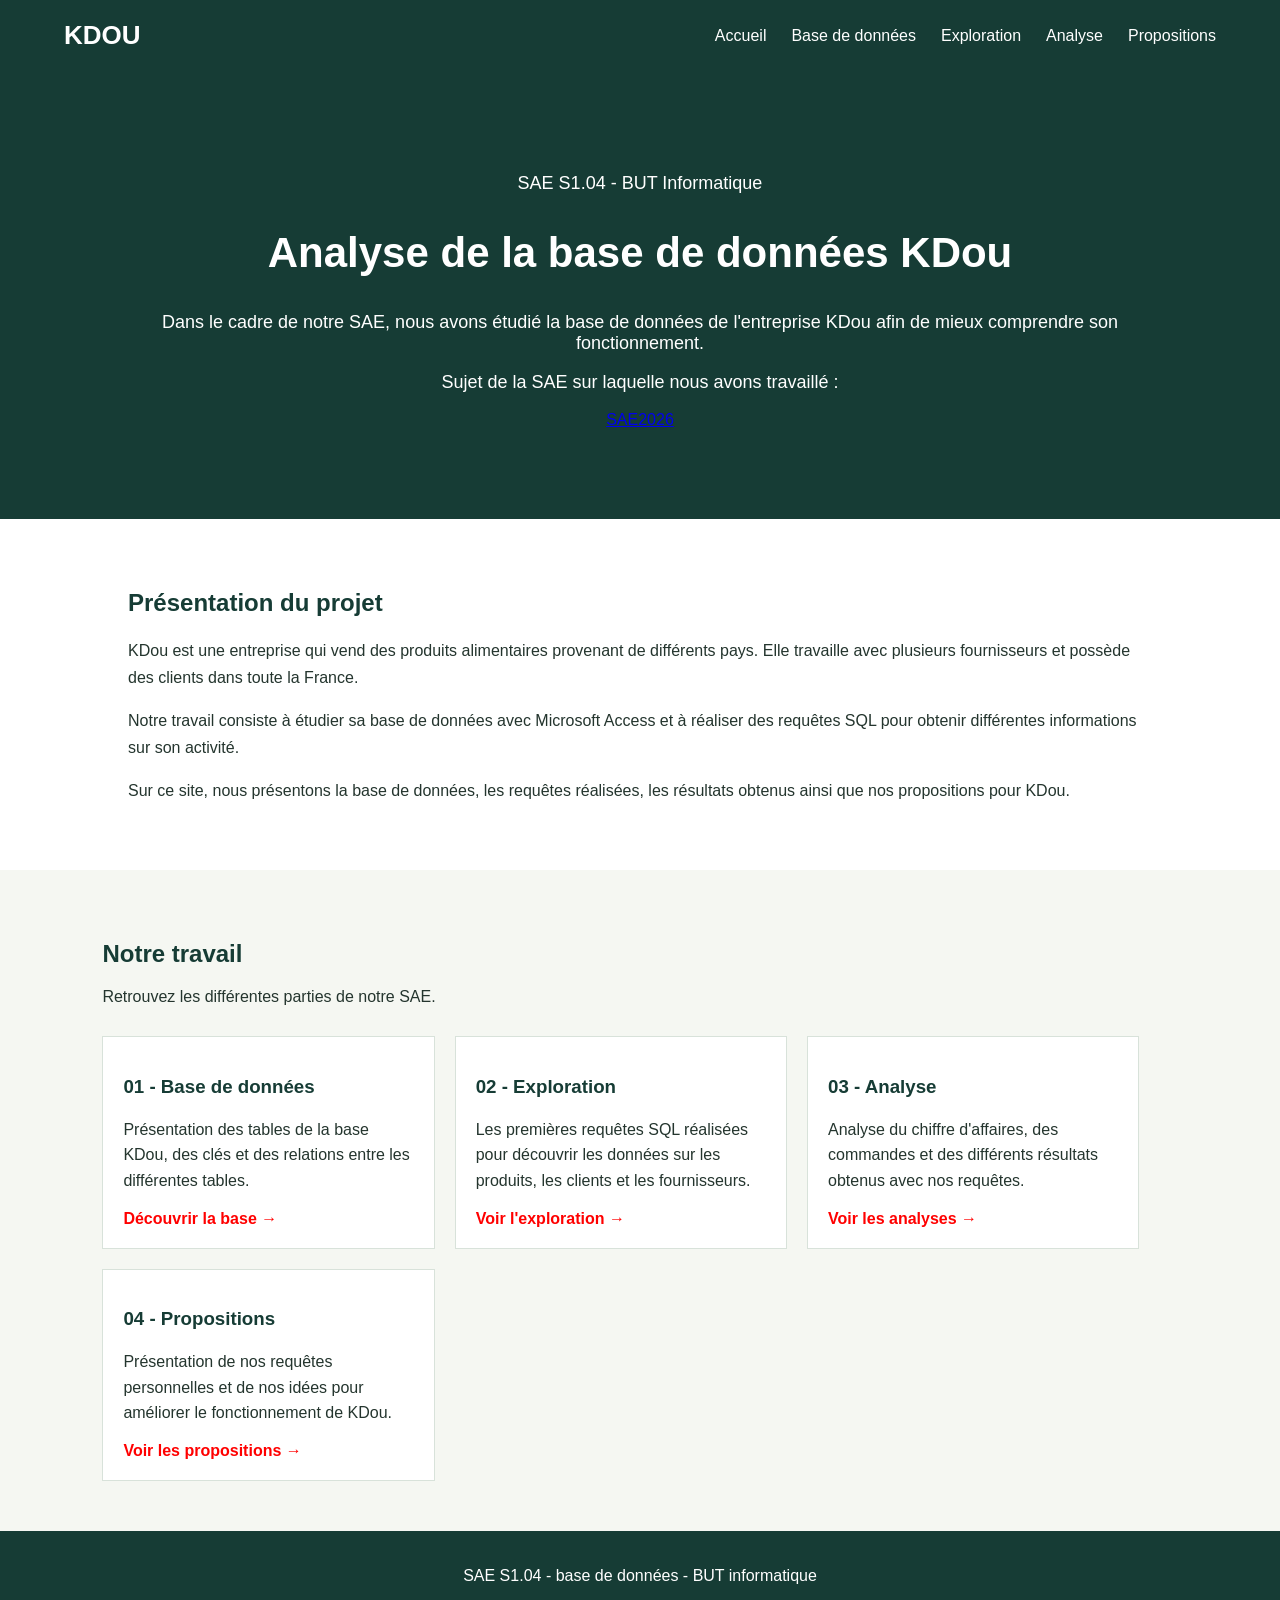
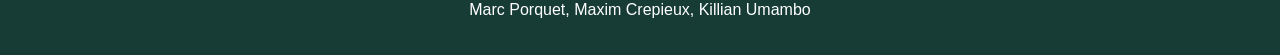
<file: index.html>
<!doctype html>
<html lang="fr">
<head>
    <meta charset="UTF-8">
    <meta name="viewport" content="width=device-width, initial-scale=1">
    <title>KDou - SAE S1.04</title>
    <link rel="stylesheet" href="assets/style.css">
</head>

<body>
<header>
    <nav>
        <a href="index.html" class="logo">KDOU</a>

        <div class="menu">
            <a href="index.html">Accueil</a>
            <a href="pages/base.html">Base de données</a>
            <a href="pages/page 1.html">Exploration</a>
            <a href="pages/page 2.html">Analyse</a>
            <a href="pages/page 3.html">Propositions</a>
        </div>
    </nav>
</header>

<main>
    <section class="introduction">
        <p>SAE S1.04 - BUT Informatique</p>

        <h1>Analyse de la base de données KDou</h1>

        <p>
            Dans le cadre de notre SAE, nous avons étudié
            la base de données de l'entreprise KDou afin
            de mieux comprendre son fonctionnement.
        </p>
        <p>Sujet de la SAE sur laquelle nous avons travaillé : </p>
        <a href="../assets/rapports/SAE2026.pdf">SAE2026</a>

    </section>

    <section class="presentation">
        <h2>Présentation du projet</h2>

        <p>
            KDou est une entreprise qui vend des produits
            alimentaires provenant de différents pays.
            Elle travaille avec plusieurs fournisseurs
            et possède des clients dans toute la France.
        </p>

        <p>
            Notre travail consiste à étudier sa base de
            données avec Microsoft Access et à réaliser
            des requêtes SQL pour obtenir différentes
            informations sur son activité.
        </p>

        <p>
            Sur ce site, nous présentons la base de données,
            les requêtes réalisées, les résultats obtenus
            ainsi que nos propositions pour KDou.
        </p>
    </section>

    <section class="travail">
        <h2>Notre travail</h2>
        <p>
            Retrouvez les différentes parties de notre SAE.
        </p>

        <div class="cartes">

            <article class="carte">
                <h3>01 - Base de données</h3>
                <p>
                    Présentation des tables de la base
                    KDou, des clés et des relations
                    entre les différentes tables.
                </p>
                <a href="pages/base.html">Découvrir la base →</a>
            </article>

            <article class="carte">
                <h3>02 - Exploration</h3>
                <p>
                    Les premières requêtes SQL réalisées
                    pour découvrir les données sur les
                    produits, les clients et les fournisseurs.
                </p>
                <a href="pages/page 1.html">Voir l'exploration →</a>
            </article>

            <article class="carte">
                <h3>03 - Analyse</h3>
                <p>
                    Analyse du chiffre d'affaires,
                    des commandes et des différents
                    résultats obtenus avec nos requêtes.
                </p>
                <a href="pages/page 2.html">Voir les analyses →</a>
            </article>

            <article class="carte">
                <h3>04 - Propositions</h3>
                <p>
                    Présentation de nos requêtes
                    personnelles et de nos idées
                    pour améliorer le fonctionnement
                    de KDou.
                </p>
                <a href="pages/page 3.html">Voir les propositions →</a>
            </article>

        </div>
    </section>
</main>

<footer>
    <p>
        SAE S1.04 - base de données - BUT informatique
    </p>
    <p>
    Marc Porquet, Maxim Crepieux, Killian Umambo
    </p>
</footer>
</body>
</html>
</file>
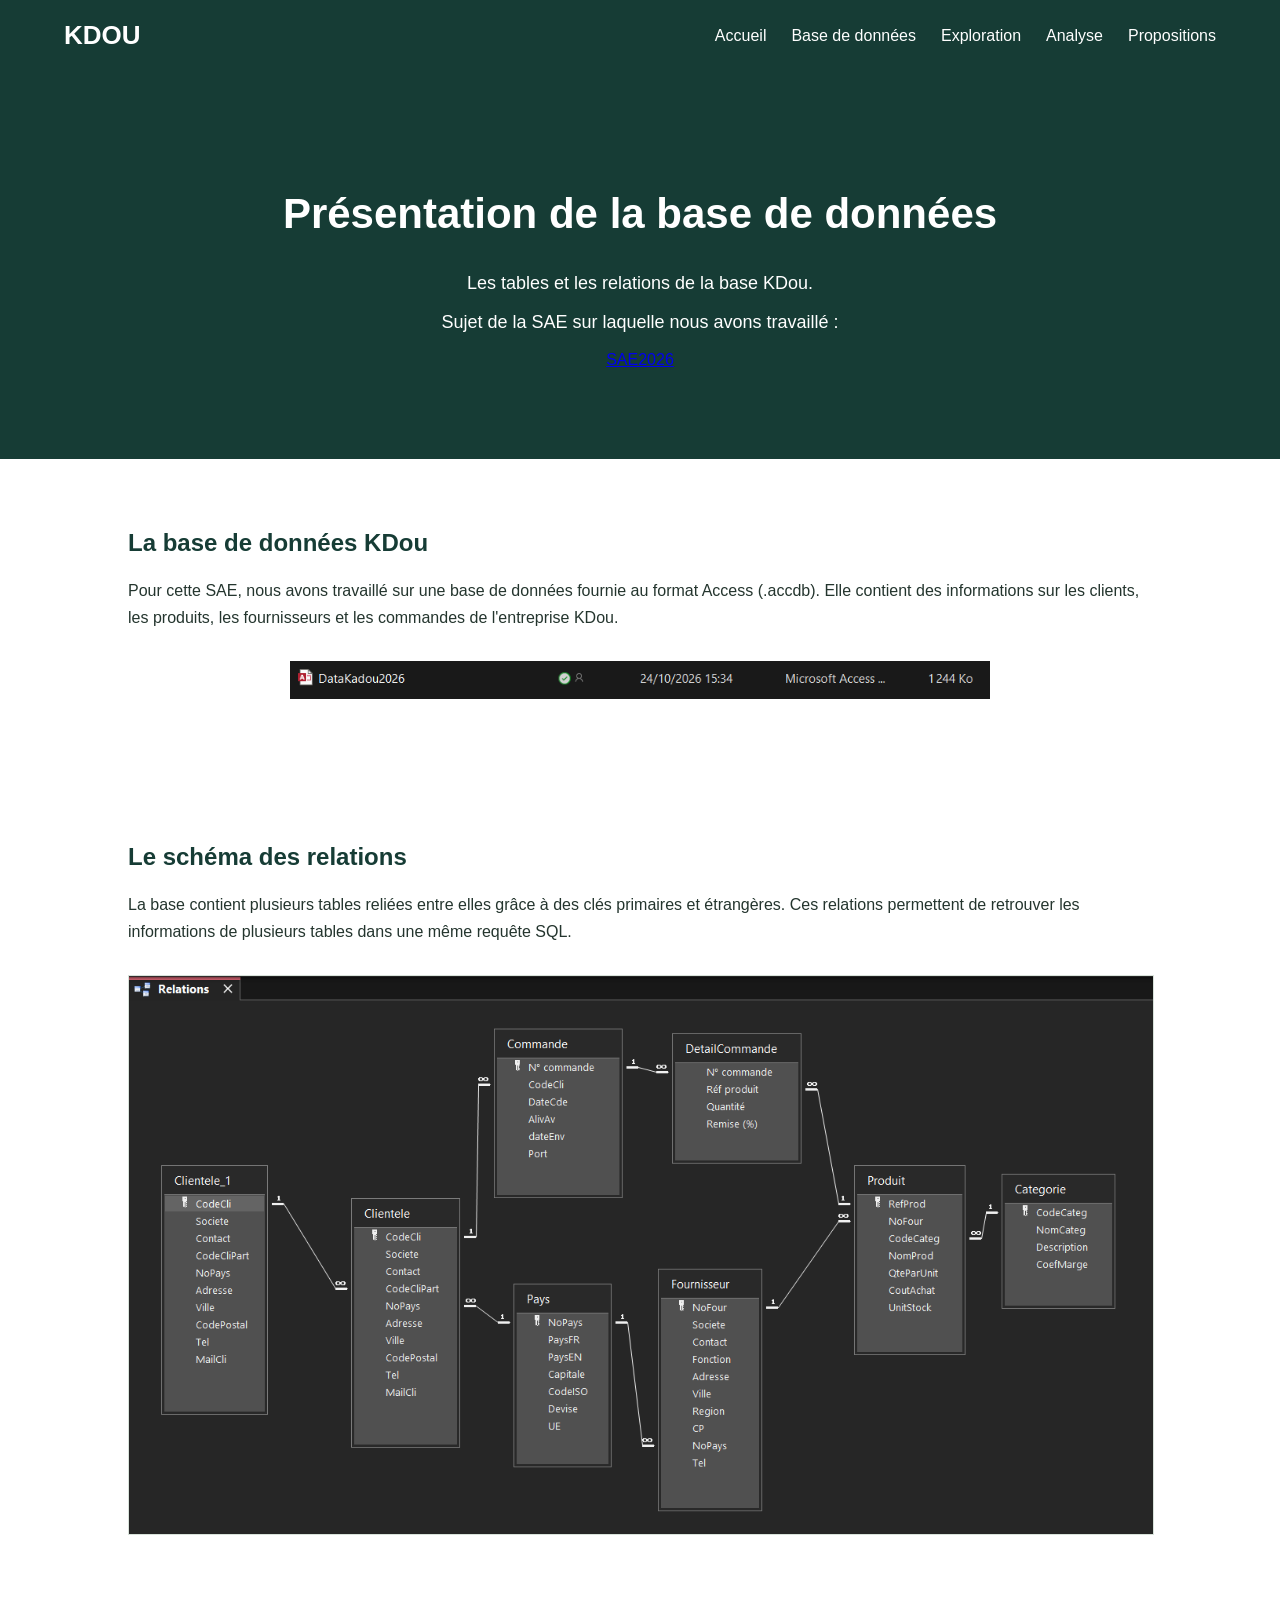
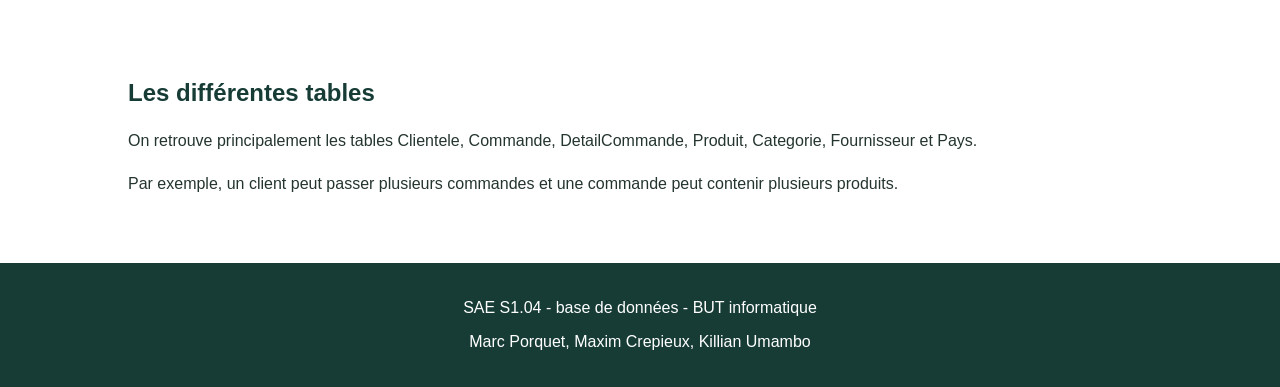
<file: pages/base.html>
<!doctype html>
<html lang="fr">
<head>
    <meta charset="UTF-8">
    <meta name="viewport" content="width=device-width, initial-scale=1">
    <title>KDou - Base de données</title>
    <link rel="stylesheet" href="../assets/style.css">
</head>

<body>
<header>
    <nav>
        <a href="../index.html" class="logo">KDOU</a>

        <div class="menu">
            <a href="../index.html">Accueil</a>
            <a href="base.html">Base de données</a>
            <a href="page 1.html">Exploration</a>
            <a href="page 2.html">Analyse</a>
            <a href="page 3.html">Propositions</a>
        </div>
    </nav>
</header>


<main>
    <section class="introduction">
        <h1>Présentation de la base de données</h1>
        <p>Les tables et les relations de la base KDou.</p>
        <p>Sujet de la SAE sur laquelle nous avons travaillé : </p>
        <a href="../assets/rapports/SAE2026.pdf">SAE2026</a>
    </section>

    <section class="presentation">
        <h2>La base de données KDou</h2>

        <p>
            Pour cette SAE, nous avons travaillé sur une base
            de données fournie au format Access (.accdb).
            Elle contient des informations sur les clients,
            les produits, les fournisseurs et les commandes
            de l'entreprise KDou.
        </p>

        <div class="image-centree">
            <img class="image-access"
                 src="../assets/images/fichier acces.png"
                 alt="Fichier de la base de données KDou sur Access">
        </div>
    </section>

    <section class="presentation">
        <h2>Le schéma des relations</h2>

        <p>
            La base contient plusieurs tables reliées entre
            elles grâce à des clés primaires et étrangères.
            Ces relations permettent de retrouver les
            informations de plusieurs tables dans une
            même requête SQL.
        </p>

        <div class="image-centree">
            <img class="image-relations"
                 src="../assets/images/relations.png"
                 alt="Schéma des relations de la base KDou">
        </div>
    </section>

    <section class="presentation">
        <h2>Les différentes tables</h2>

        <p>
            On retrouve principalement les tables Clientele,
            Commande, DetailCommande, Produit, Categorie,
            Fournisseur et Pays.
        </p>

        <p>
            Par exemple, un client peut passer plusieurs
            commandes et une commande peut contenir
            plusieurs produits.
        </p>
    </section>
</main>


<footer>
    <p>
        SAE S1.04 - base de données - BUT informatique
    </p>
    <p>
        Marc Porquet, Maxim Crepieux, Killian Umambo
    </p>
</footer>
</body>
</html>
</file>
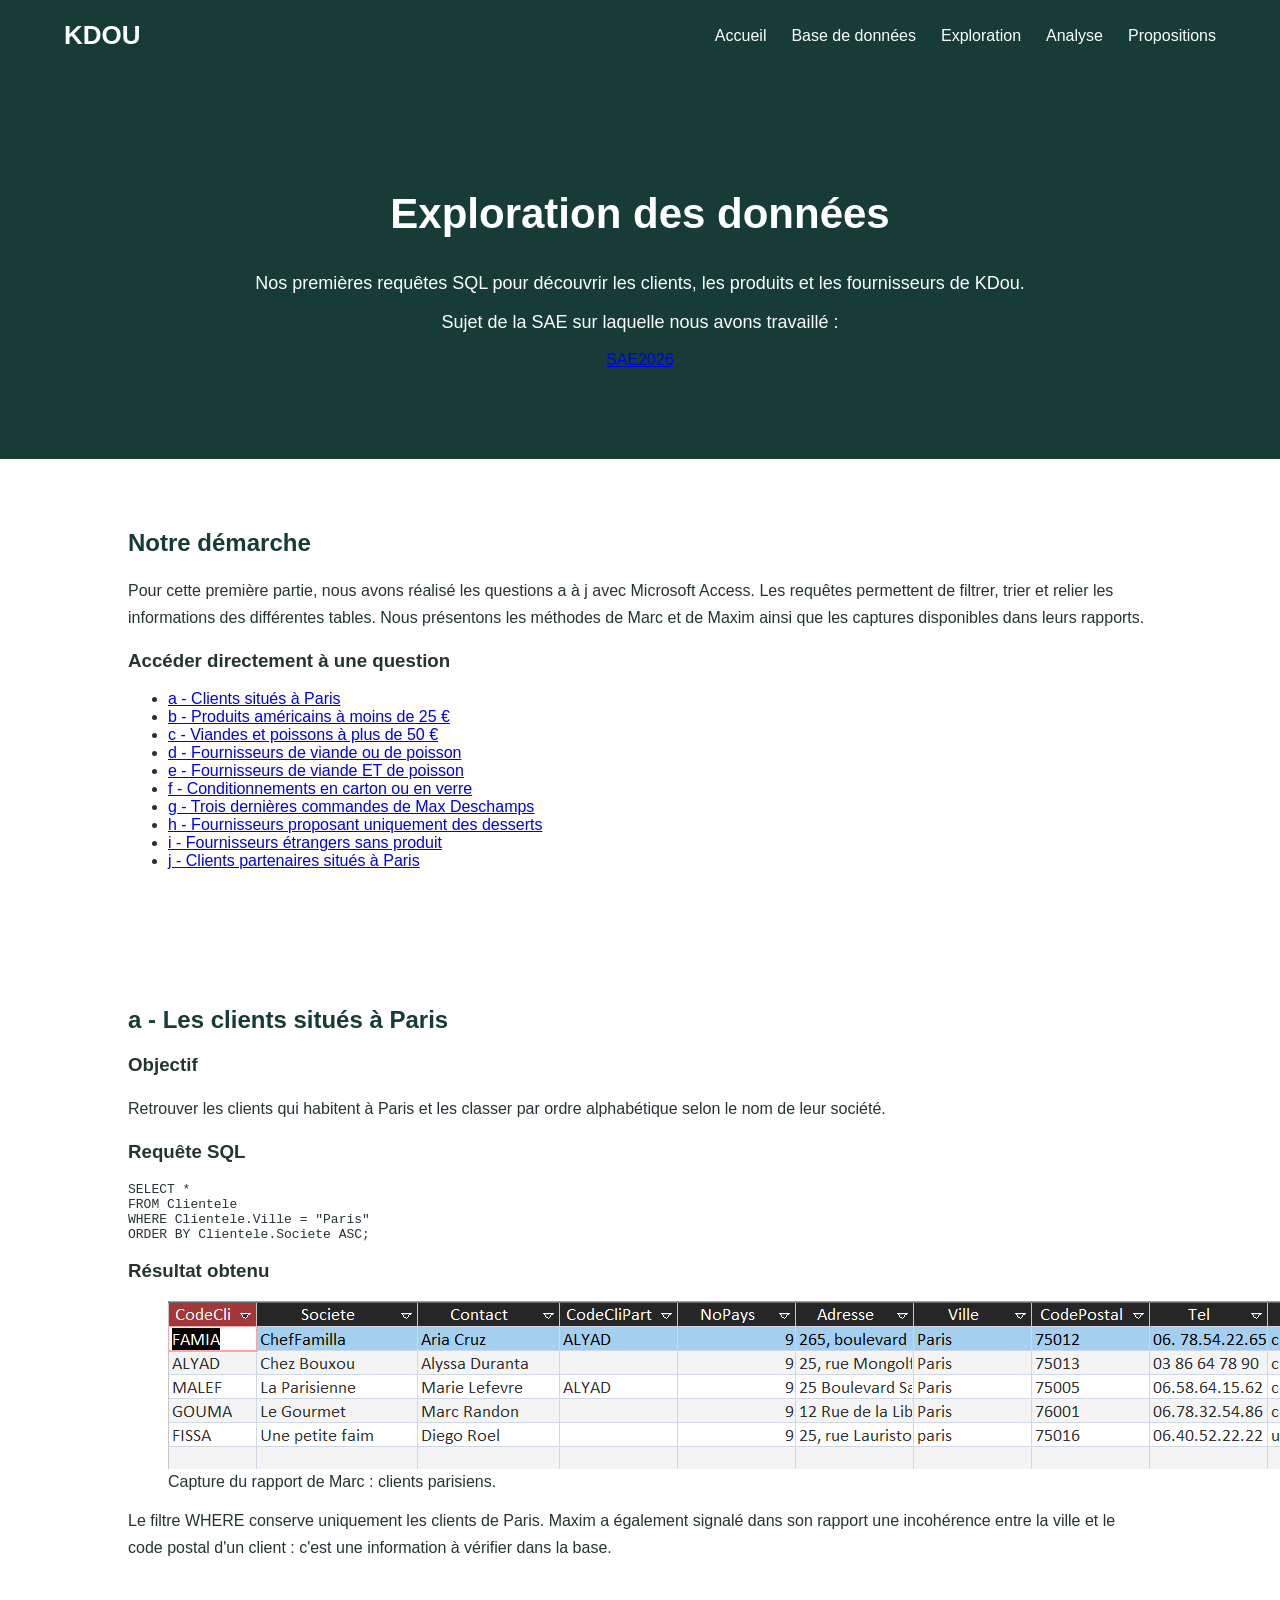
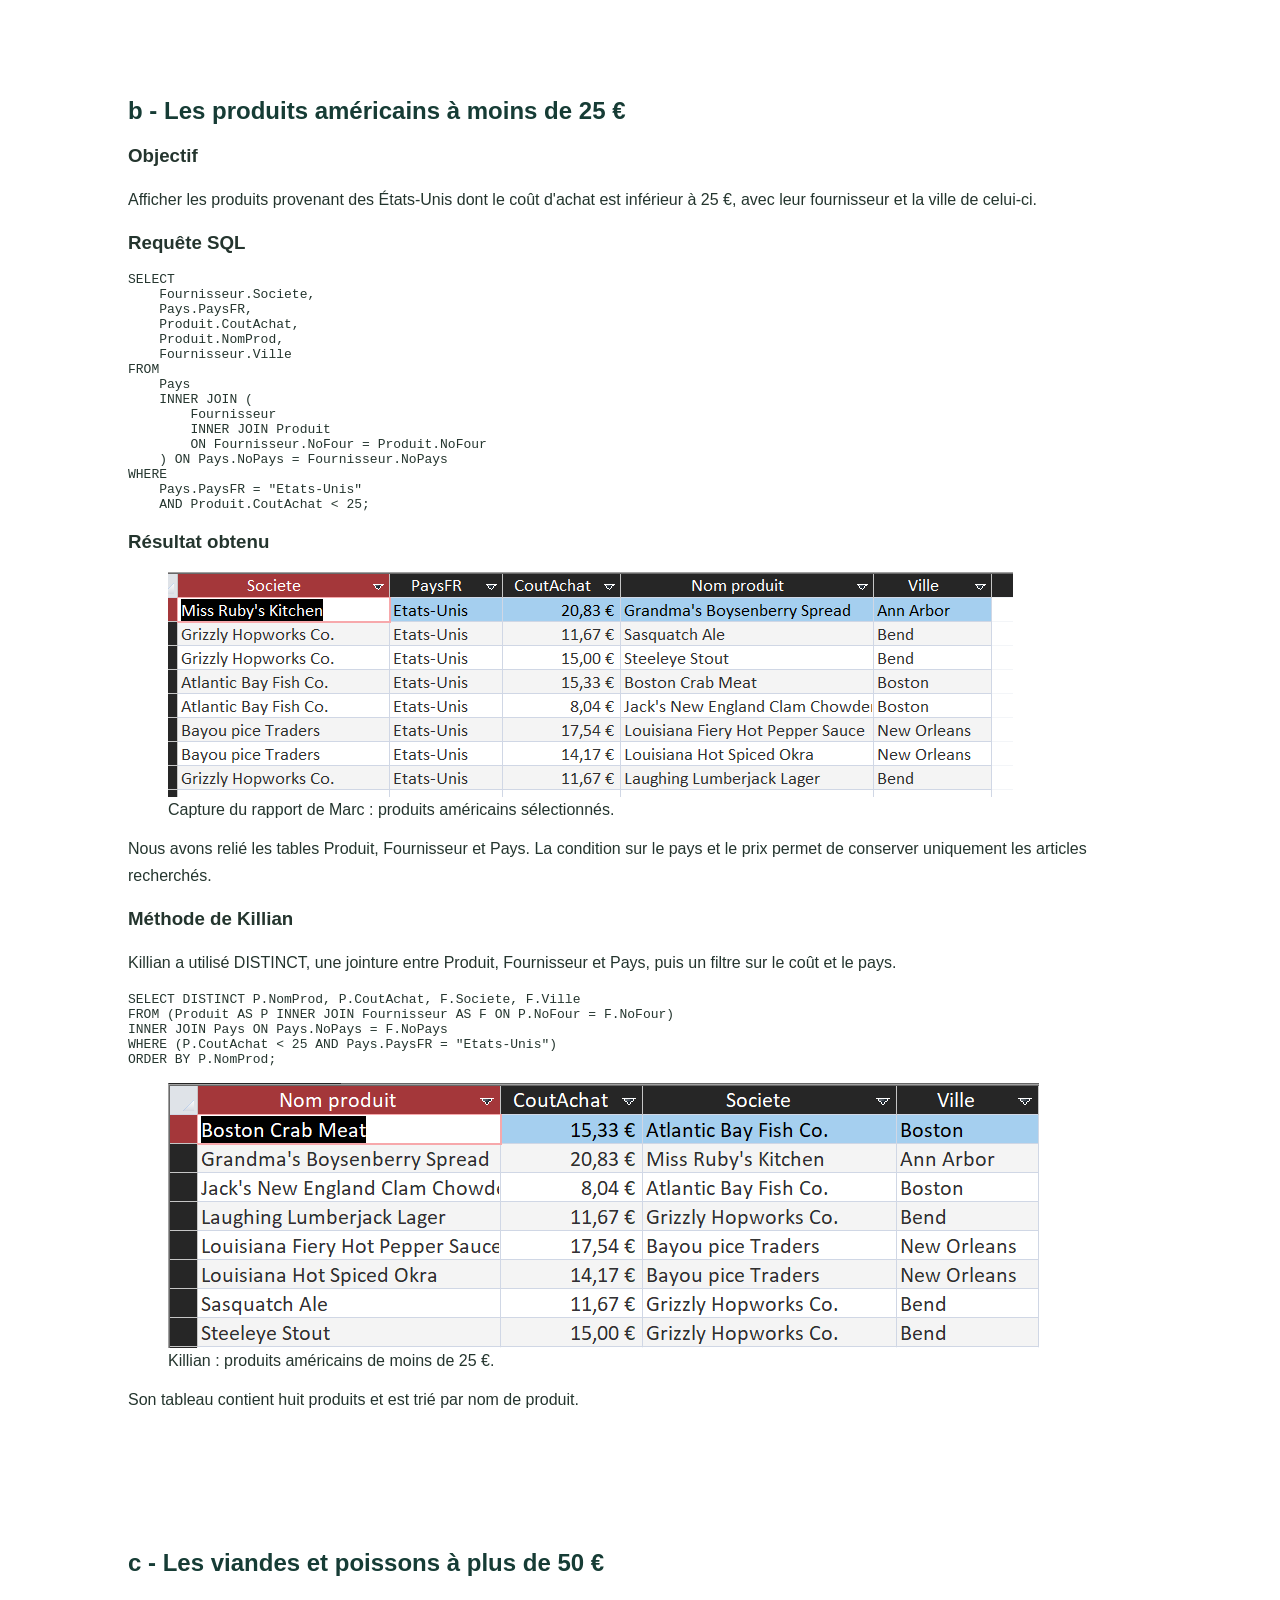
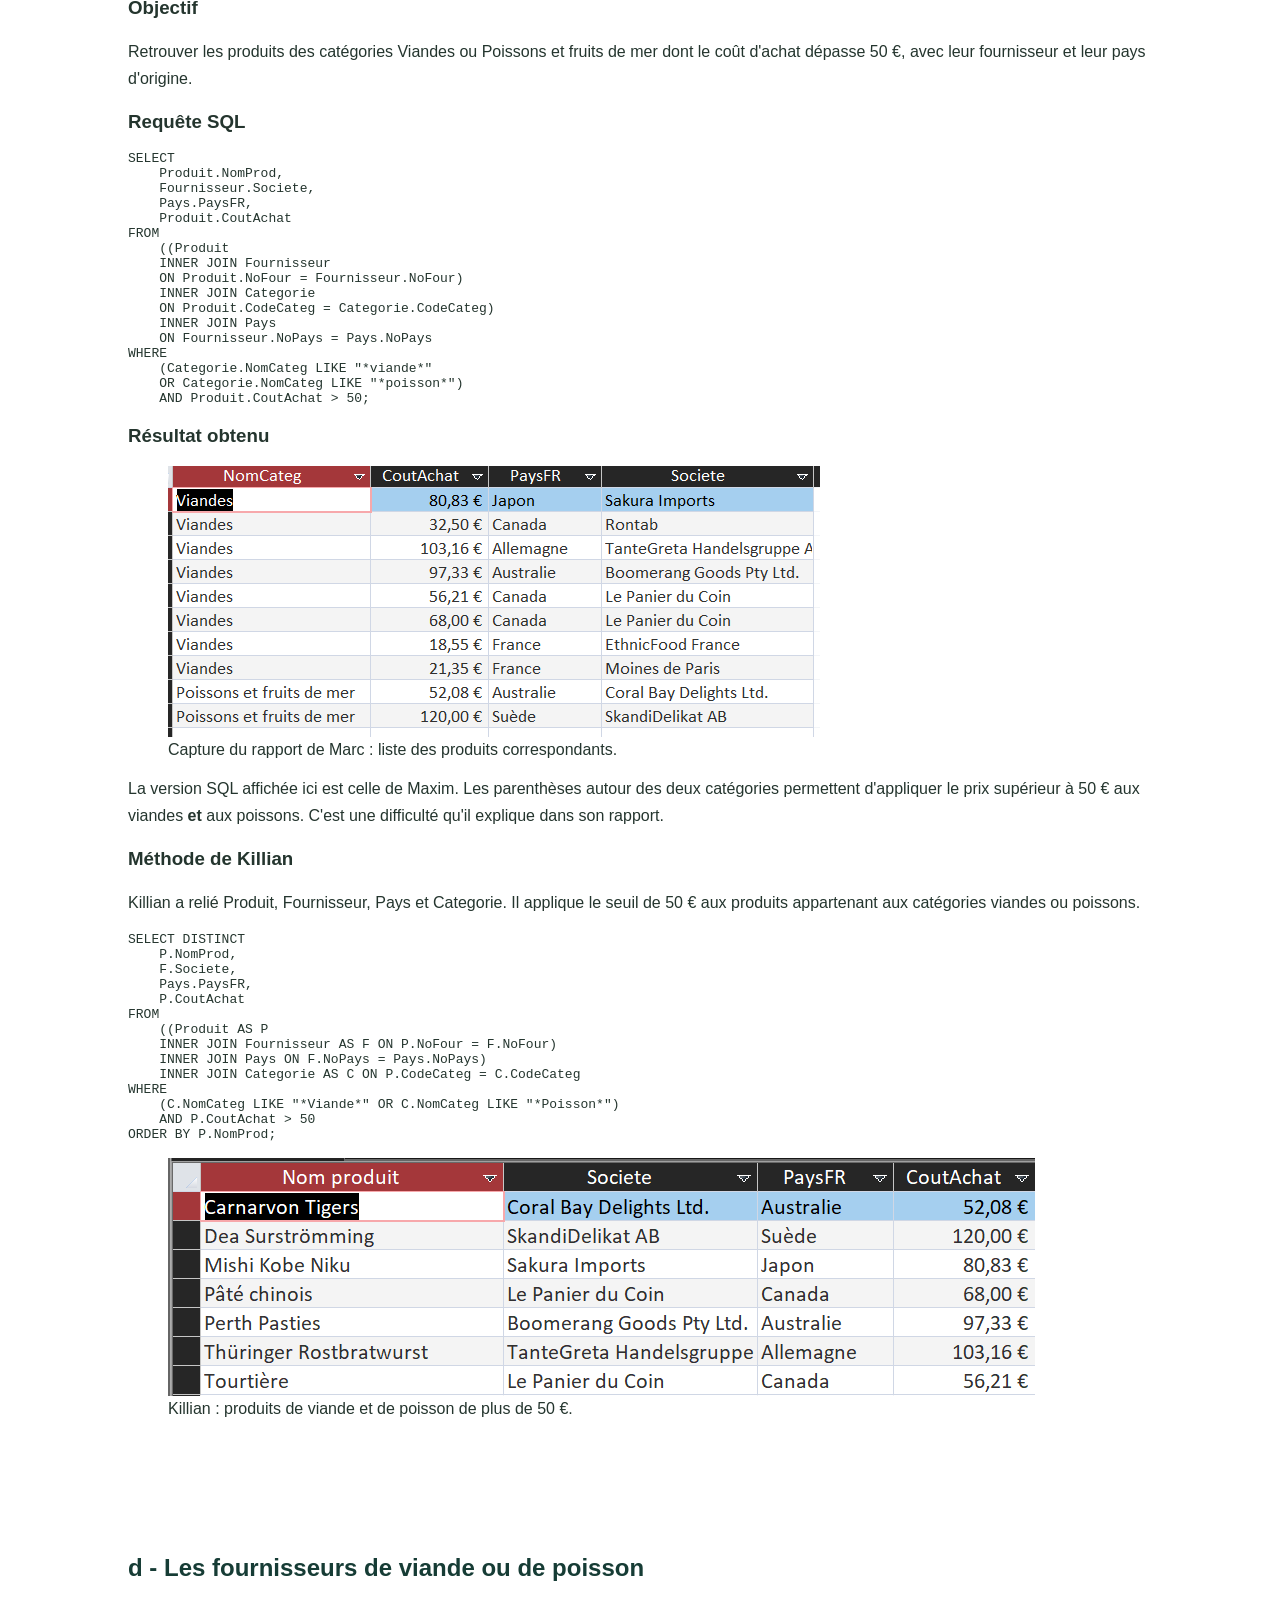
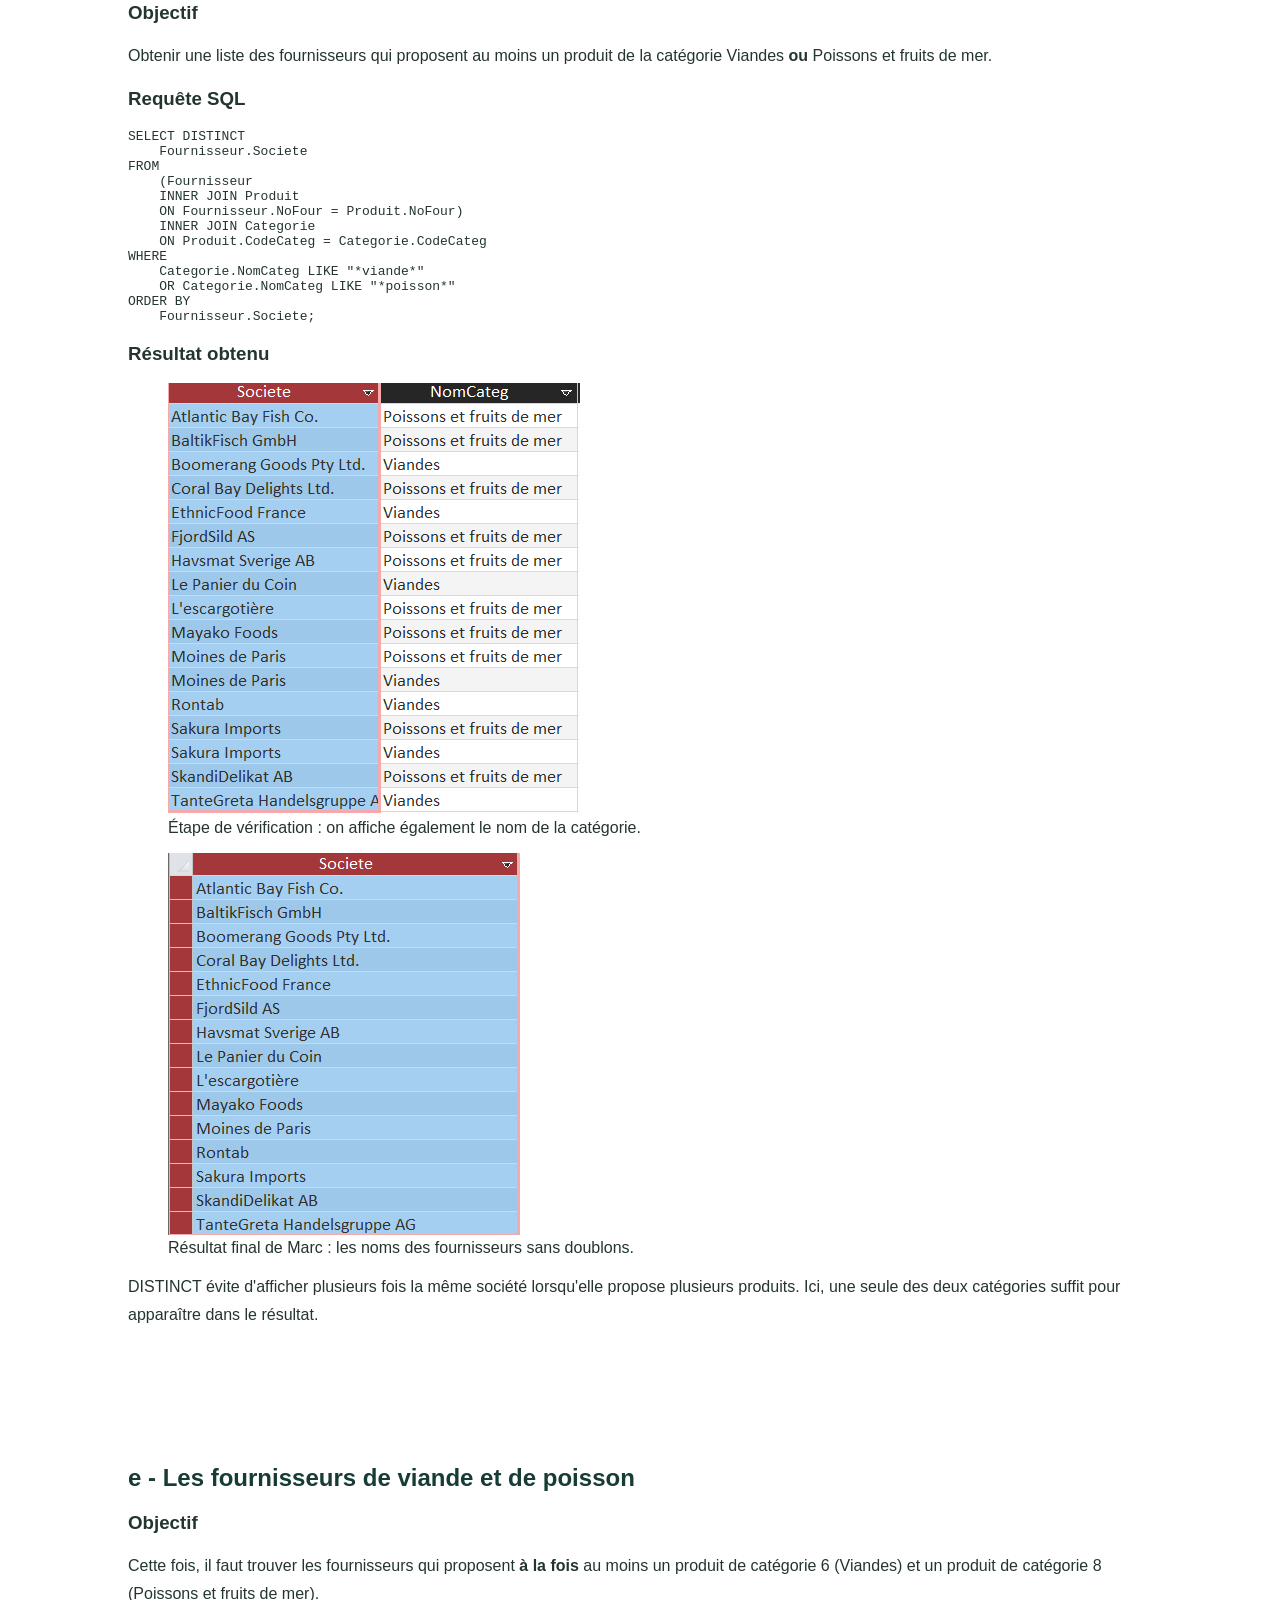
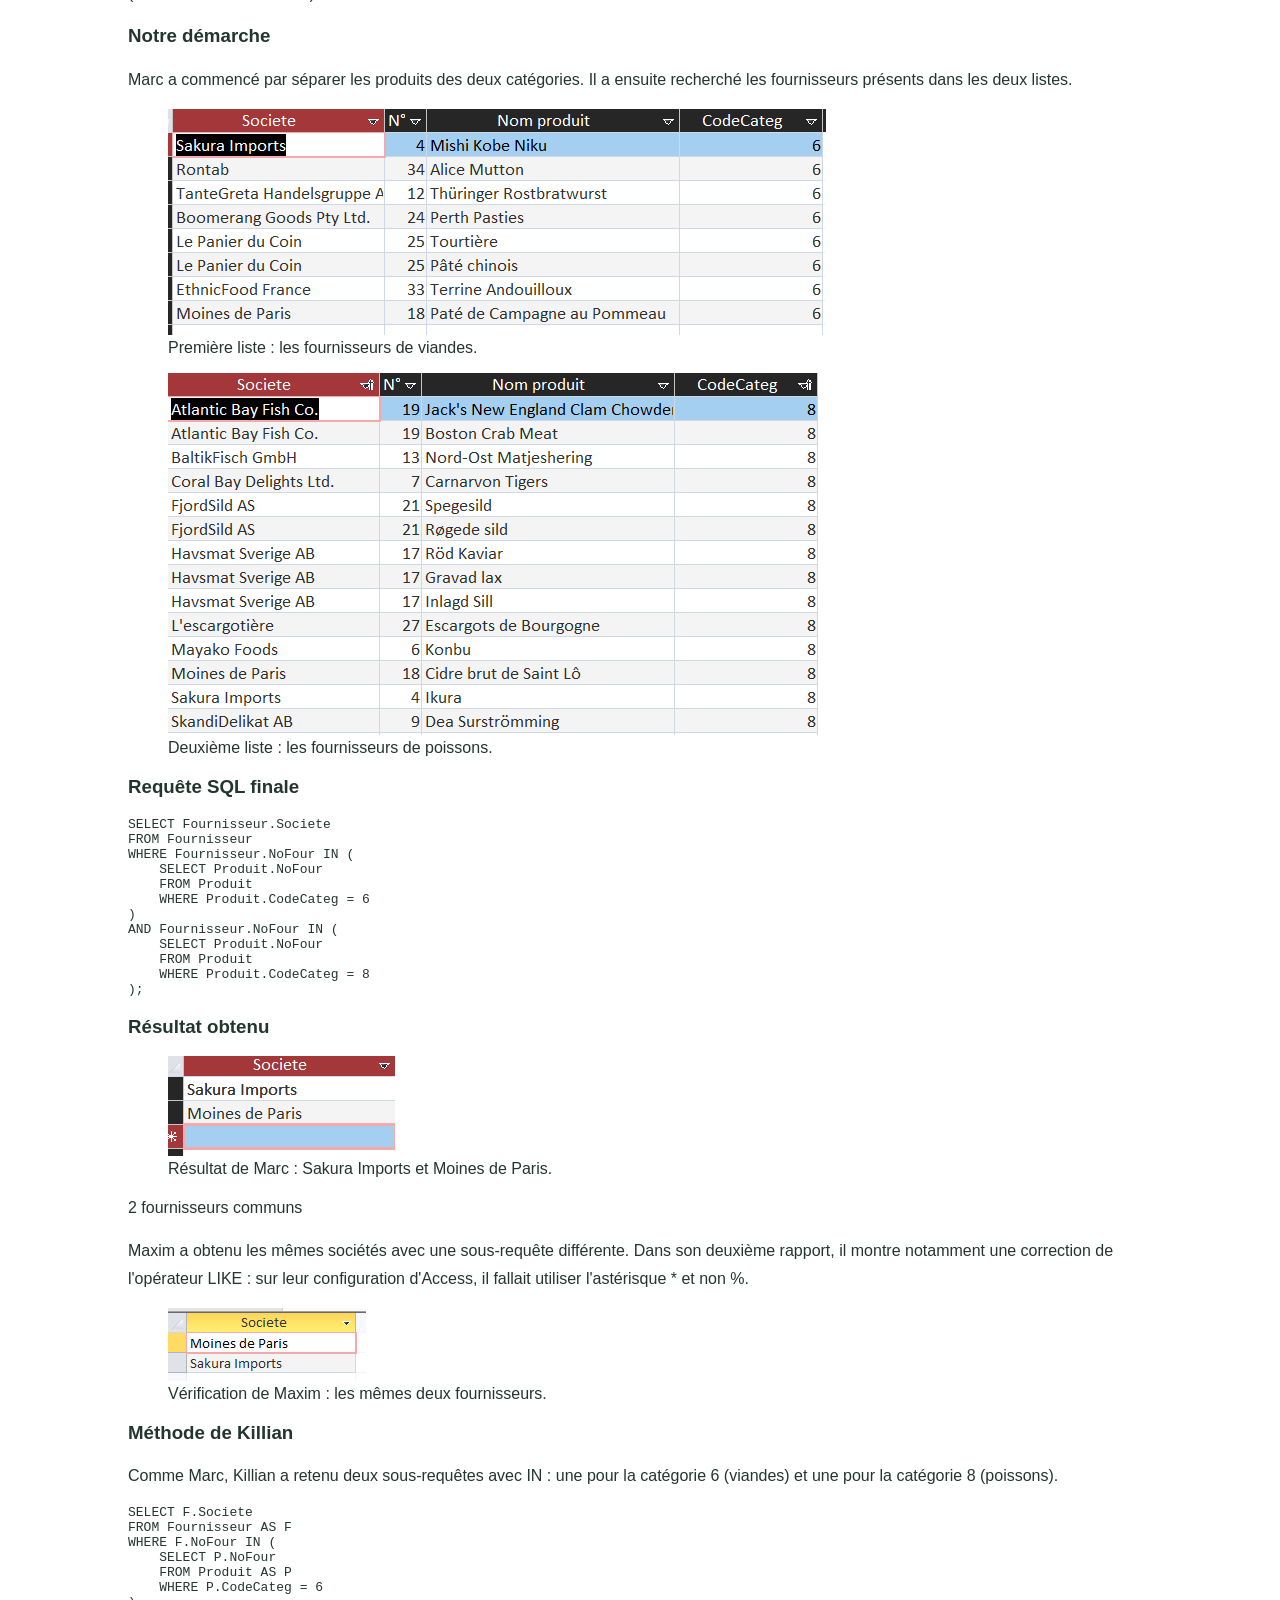
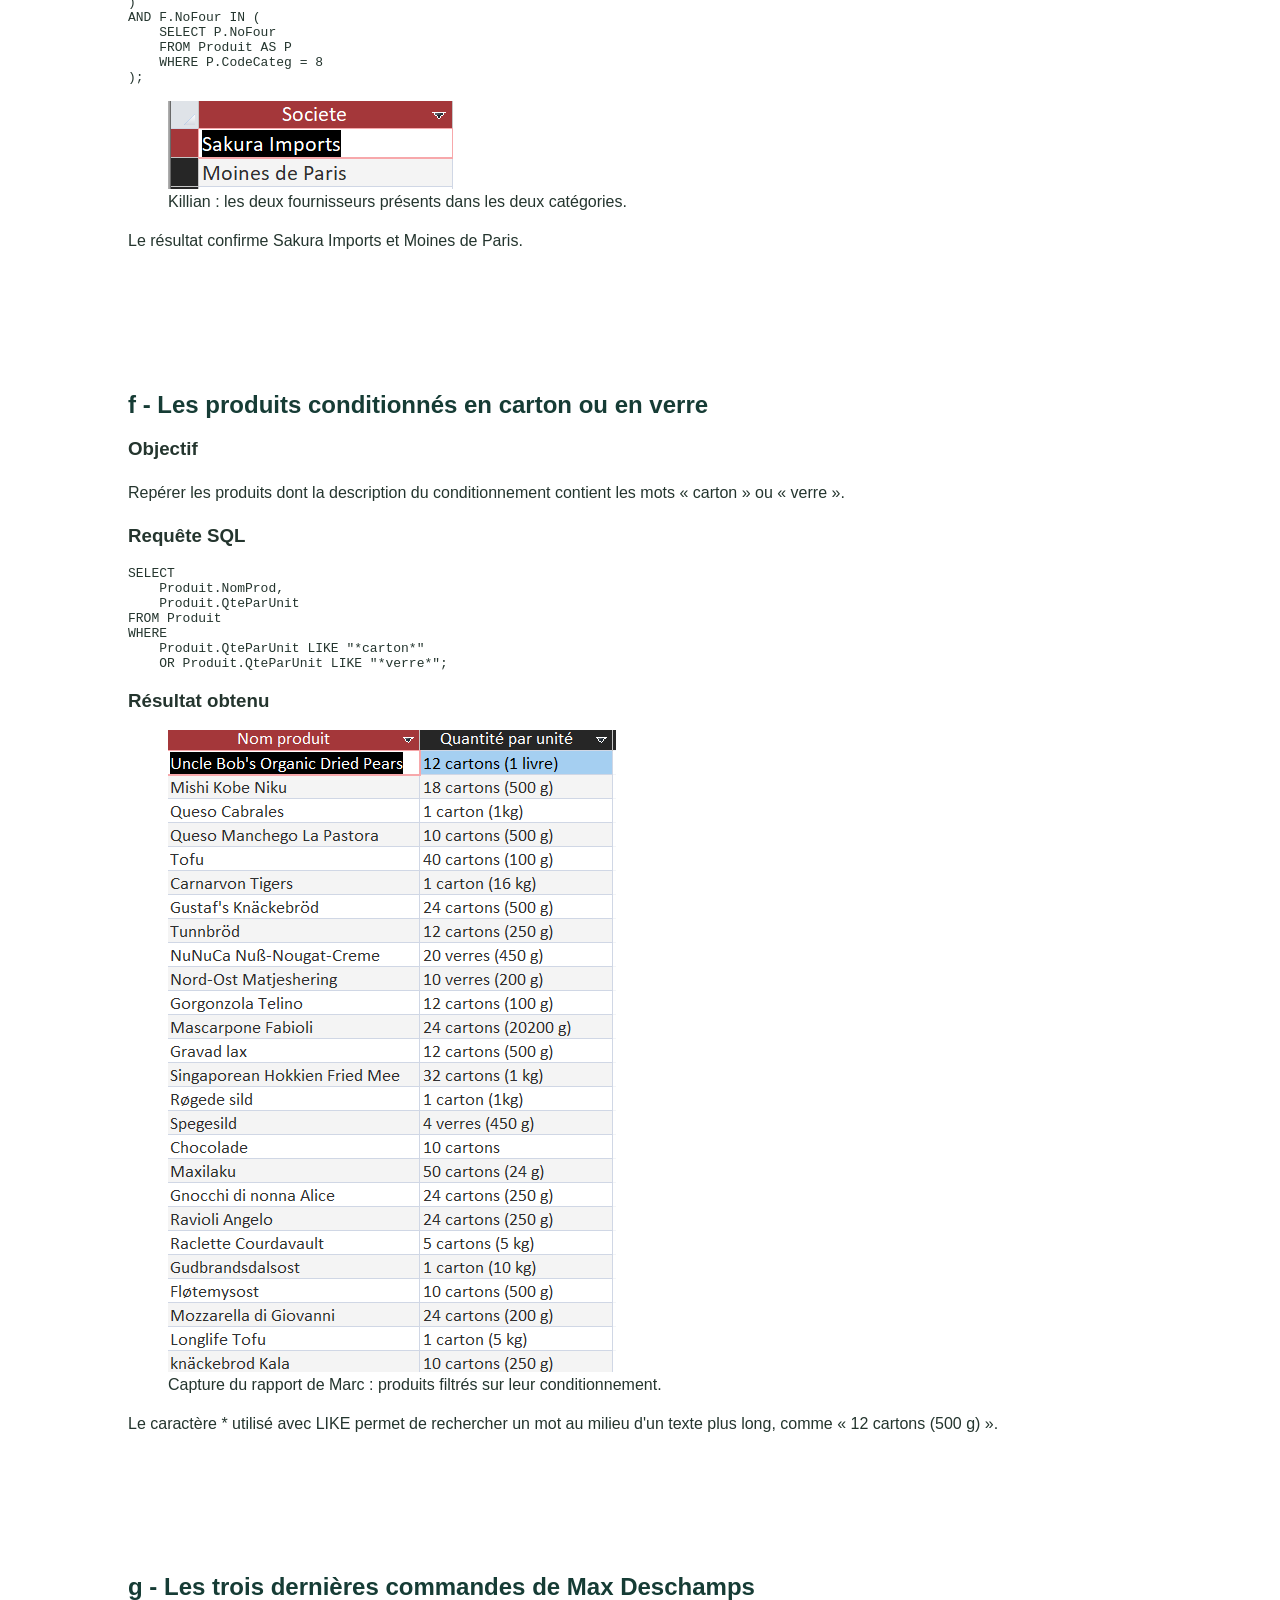
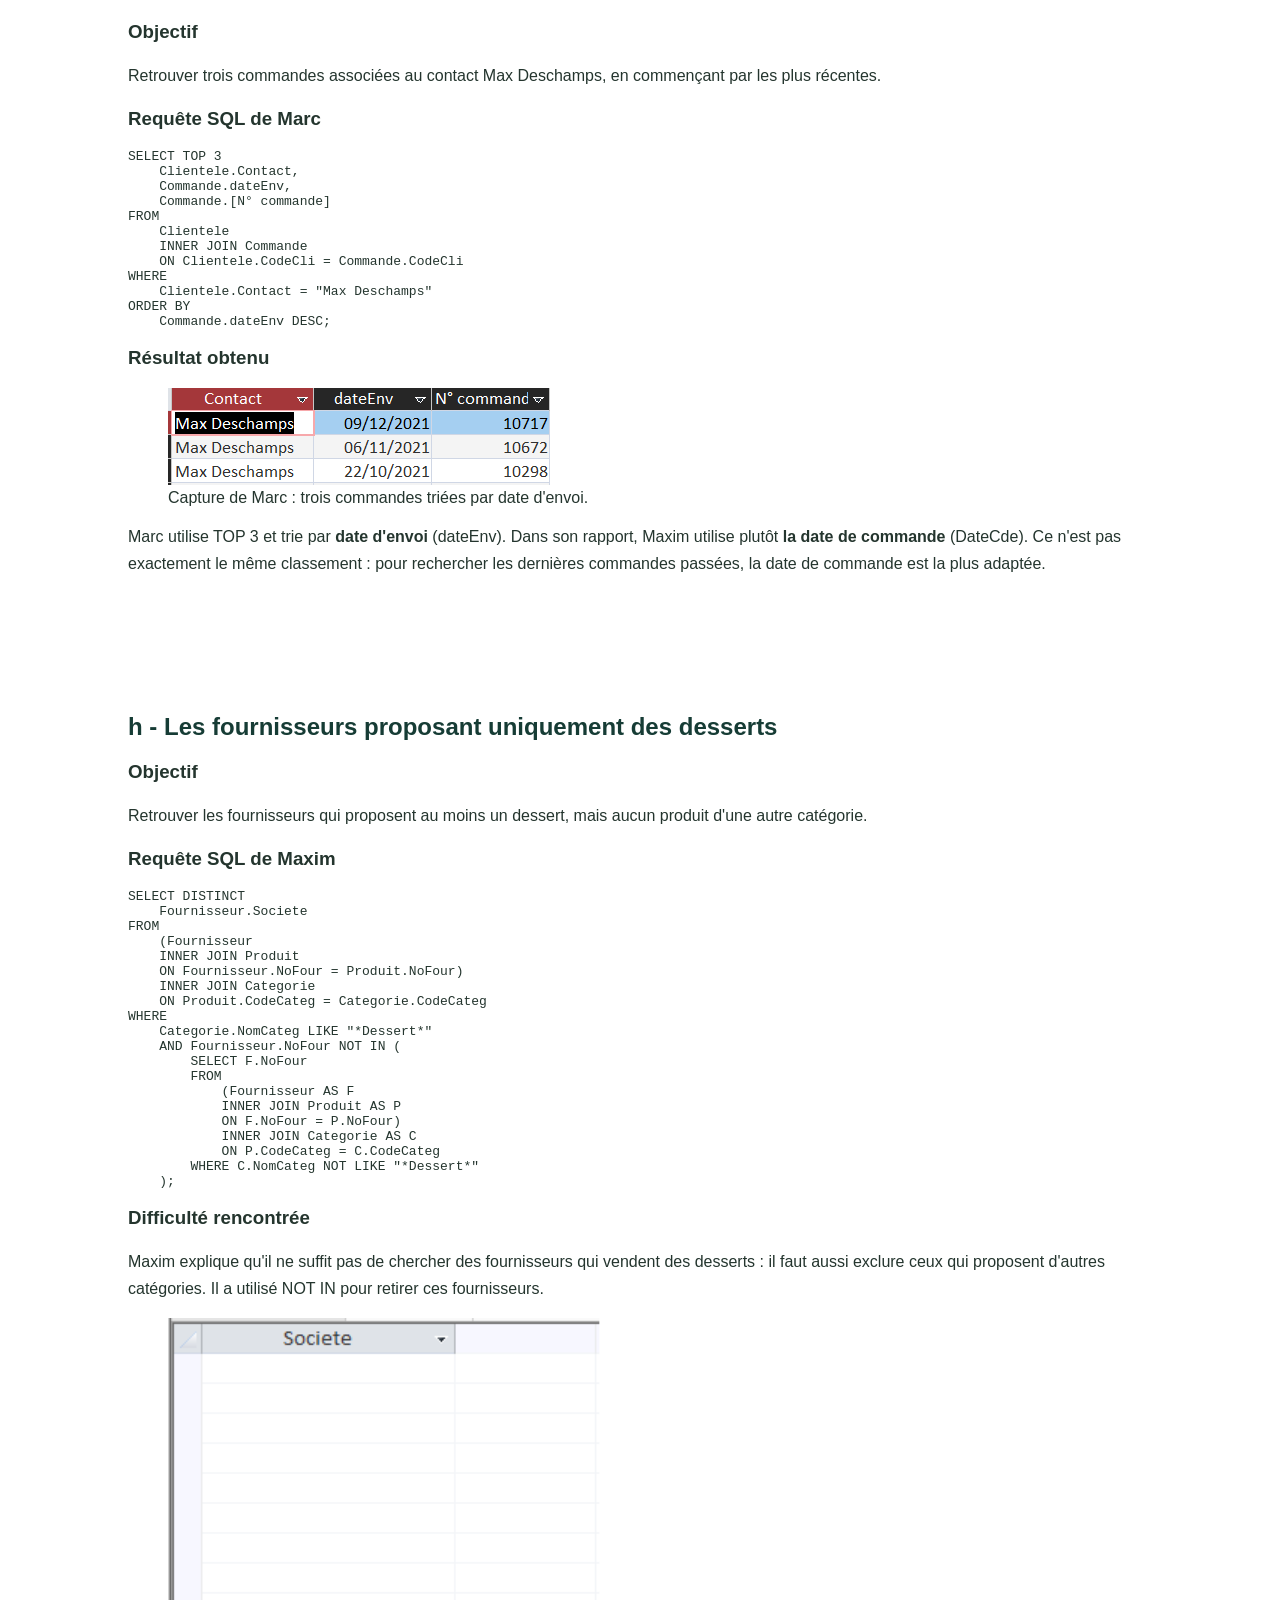
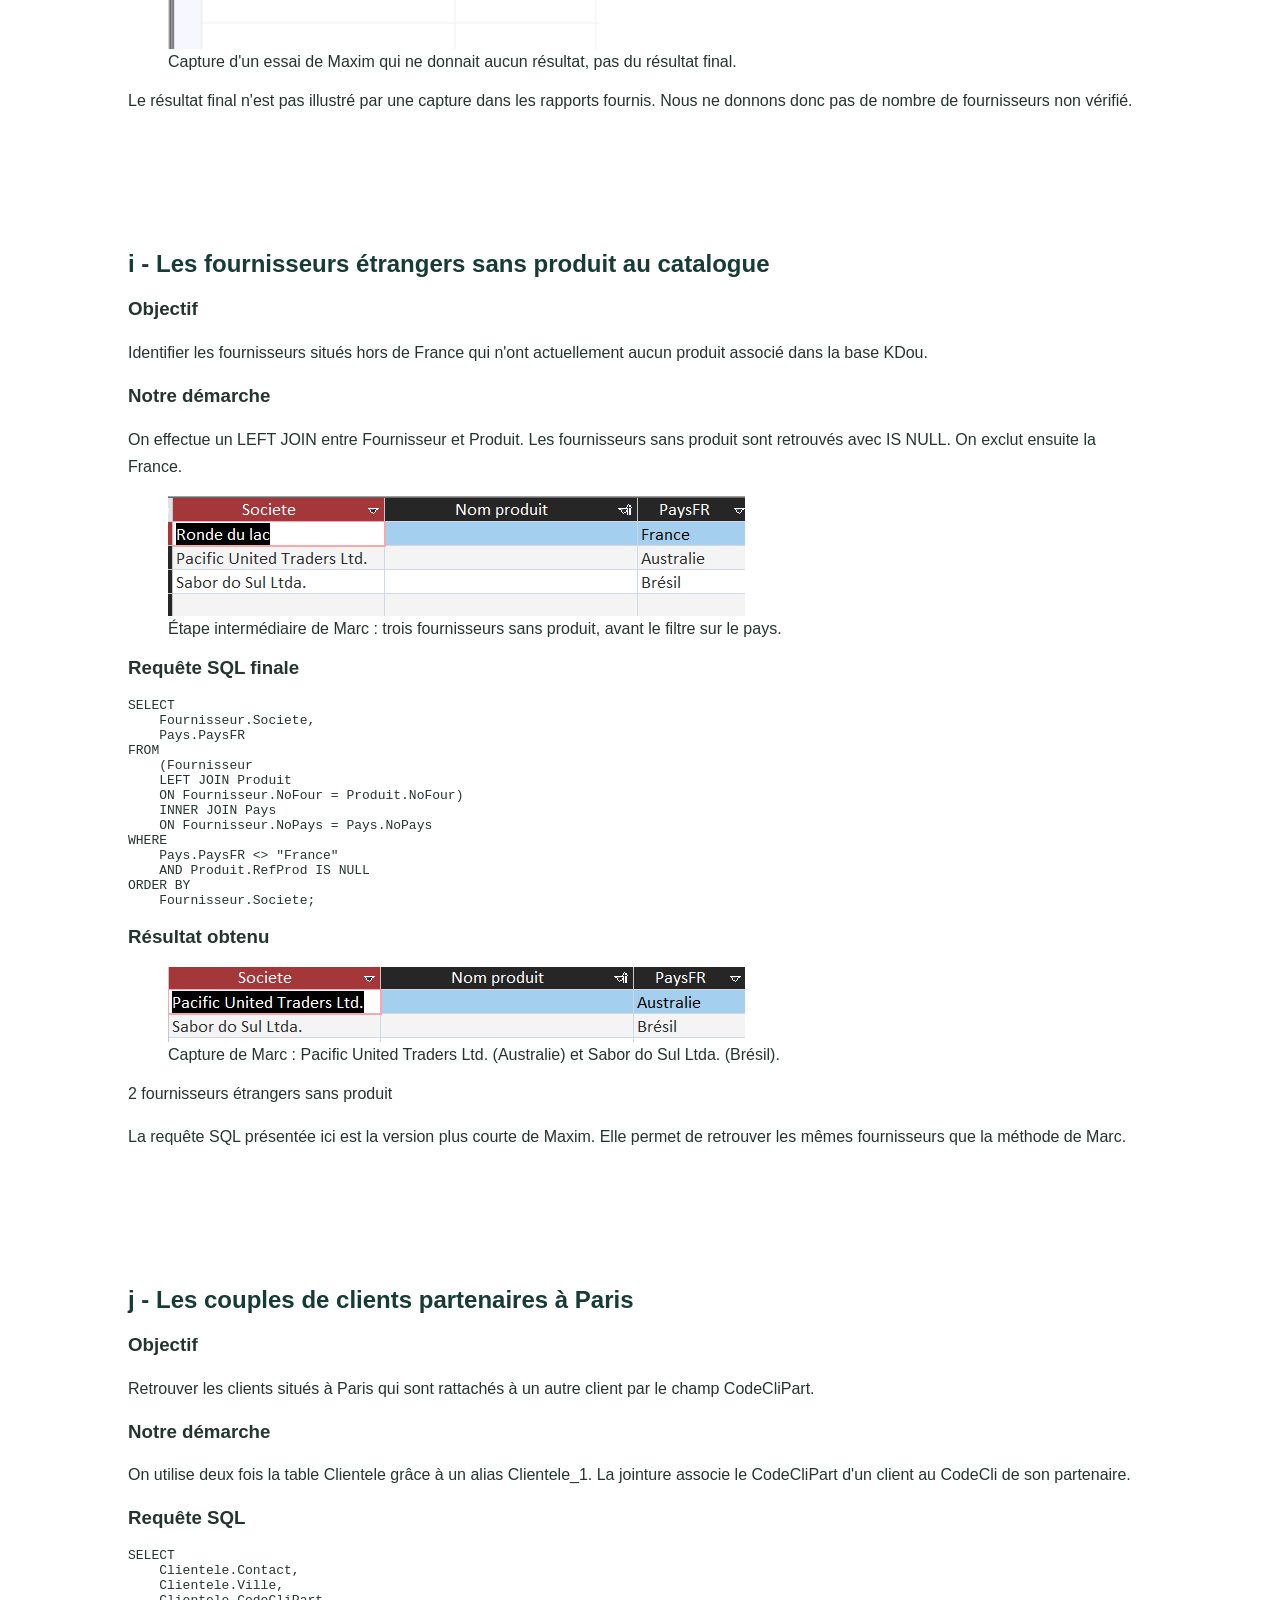
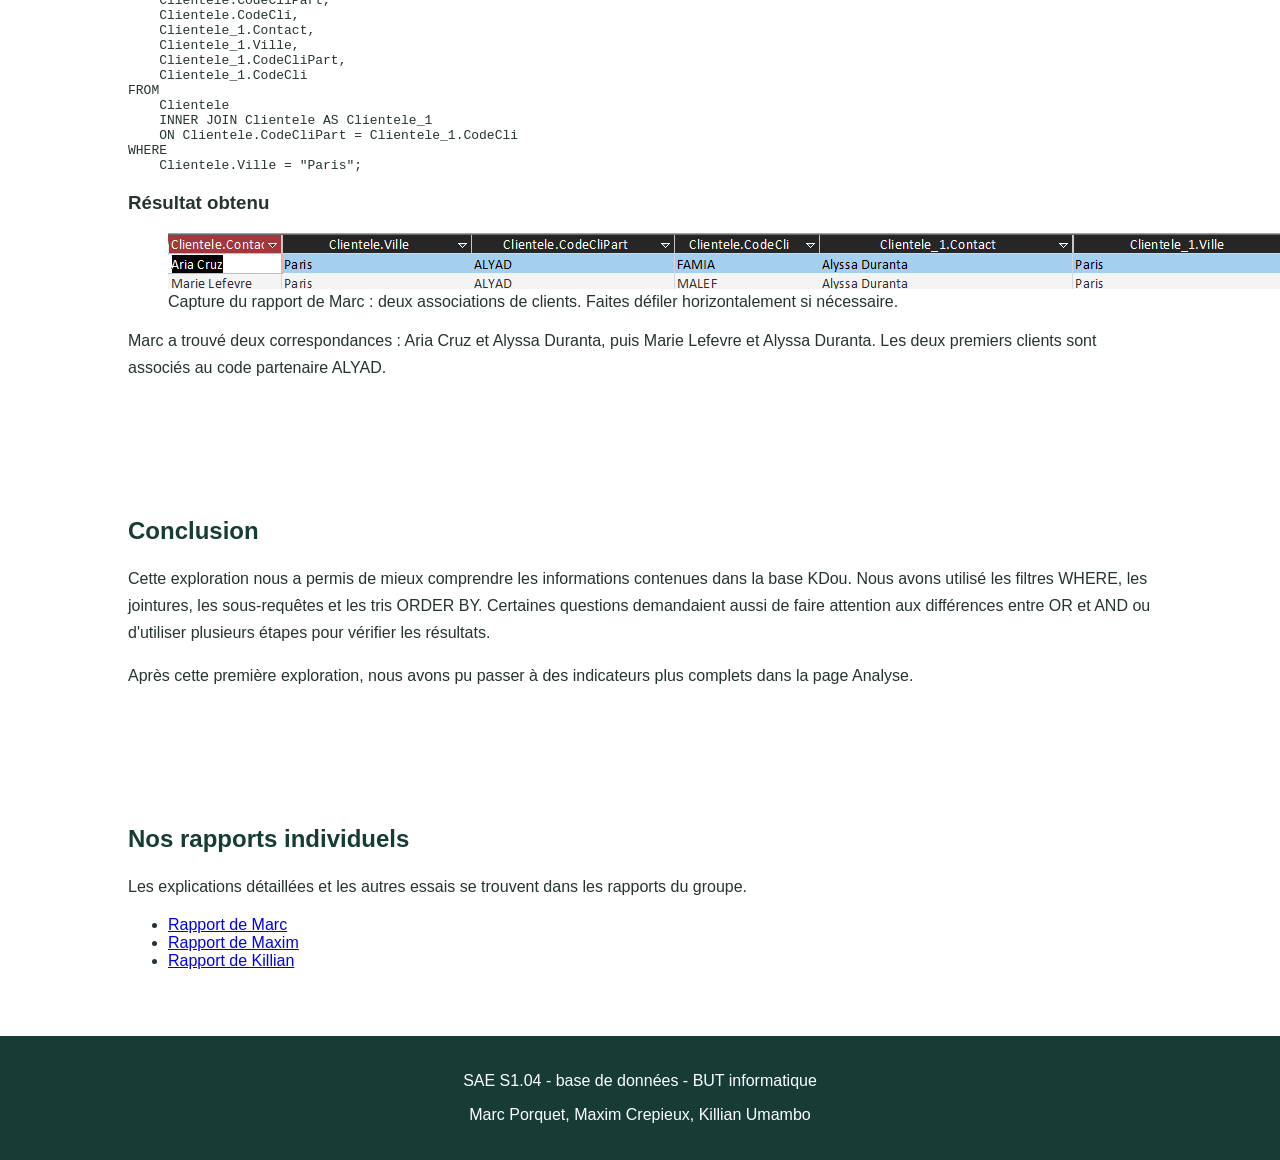
<file: pages/page 1.html>
<!DOCTYPE html>

<html lang="fr">
<head>
<meta charset="utf-8"/>
<meta content="width=device-width, initial-scale=1" name="viewport"/>
<title>KDou - Exploration</title>
<link href="../assets/style.css" rel="stylesheet"/>
</head>
<body>
<header>
<nav>
<a class="logo" href="../index.html">KDOU</a>
<div class="menu">
<a href="../index.html">Accueil</a>
<a href="base.html">Base de données</a>
<a href="page 1.html">Exploration</a>
<a href="page 2.html">Analyse</a>
<a href="page 3.html">Propositions</a>
</div>
</nav>
</header>
<main>
<section class="introduction">
<h1>Exploration des données</h1>
<p>Nos premières requêtes SQL pour découvrir les clients, les produits et les fournisseurs de KDou.</p>
    <p>Sujet de la SAE sur laquelle nous avons travaillé : </p>
    <a href="../assets/rapports/SAE2026.pdf">SAE2026</a>
</section>
<section class="presentation">
<h2>Notre démarche</h2>
<p>
                Pour cette première partie, nous avons réalisé les questions a à j avec Microsoft Access.
                Les requêtes permettent de filtrer, trier et relier les informations des différentes tables.
                Nous présentons les méthodes de Marc et de Maxim ainsi que les captures disponibles dans leurs rapports.
            </p>
<h3>Accéder directement à une question</h3>
<ul>
<li><a href="#question-a">a - Clients situés à Paris</a></li>
<li><a href="#question-b">b - Produits américains à moins de 25 €</a></li>
<li><a href="#question-c">c - Viandes et poissons à plus de 50 €</a></li>
<li><a href="#question-d">d - Fournisseurs de viande ou de poisson</a></li>
<li><a href="#question-e">e - Fournisseurs de viande ET de poisson</a></li>
<li><a href="#question-f">f - Conditionnements en carton ou en verre</a></li>
<li><a href="#question-g">g - Trois dernières commandes de Max Deschamps</a></li>
<li><a href="#question-h">h - Fournisseurs proposant uniquement des desserts</a></li>
<li><a href="#question-i">i - Fournisseurs étrangers sans produit</a></li>
<li><a href="#question-j">j - Clients partenaires situés à Paris</a></li>
</ul>
</section>
<section class="presentation" id="question-a">
<h2>a - Les clients situés à Paris</h2>
<h3>Objectif</h3>
<p>
                Retrouver les clients qui habitent à Paris et les classer par ordre alphabétique
                selon le nom de leur société.
            </p>
<h3>Requête SQL</h3>
<pre><code>SELECT *
FROM Clientele
WHERE Clientele.Ville = "Paris"
ORDER BY Clientele.Societe ASC;</code></pre>
<h3>Résultat obtenu</h3>
<figure class="capture-figure capture-large">
<img alt="Tableau Access des clients situés à Paris, classés par société" class="image-resultat" src="../assets/images/exploration/marc/a-clients-paris.png"/>
<figcaption>Capture du rapport de Marc : clients parisiens.</figcaption>
</figure>
<p>
                Le filtre WHERE conserve uniquement les clients de Paris.
                Maxim a également signalé dans son rapport une incohérence entre la ville et
                le code postal d'un client : c'est une information à vérifier dans la base.
            </p>
</section>
<section class="presentation" id="question-b">
<h2>b - Les produits américains à moins de 25 €</h2>
<h3>Objectif</h3>
<p>
                Afficher les produits provenant des États-Unis dont le coût d'achat est inférieur à 25 €,
                avec leur fournisseur et la ville de celui-ci.
            </p>
<h3>Requête SQL</h3>
<pre><code>SELECT
    Fournisseur.Societe,
    Pays.PaysFR,
    Produit.CoutAchat,
    Produit.NomProd,
    Fournisseur.Ville
FROM
    Pays
    INNER JOIN (
        Fournisseur
        INNER JOIN Produit
        ON Fournisseur.NoFour = Produit.NoFour
    ) ON Pays.NoPays = Fournisseur.NoPays
WHERE
    Pays.PaysFR = "Etats-Unis"
    AND Produit.CoutAchat &lt; 25;</code></pre>
<h3>Résultat obtenu</h3>
<figure class="capture-figure">
<img alt="Tableau des produits américains coûtant moins de 25 euros" class="image-resultat" src="../assets/images/exploration/marc/b-produits-etats-unis.png"/>
<figcaption>Capture du rapport de Marc : produits américains sélectionnés.</figcaption>
</figure>
<p>
                Nous avons relié les tables Produit, Fournisseur et Pays.
                La condition sur le pays et le prix permet de conserver uniquement les articles recherchés.
            </p>
<h3>Méthode de Killian</h3><p>Killian a utilisé DISTINCT, une jointure entre Produit, Fournisseur et Pays, puis un filtre sur le coût et le pays.</p><pre><code>SELECT DISTINCT P.NomProd, P.CoutAchat, F.Societe, F.Ville
FROM (Produit AS P INNER JOIN Fournisseur AS F ON P.NoFour = F.NoFour)
INNER JOIN Pays ON Pays.NoPays = F.NoPays
WHERE (P.CoutAchat &lt; 25 AND Pays.PaysFR = "Etats-Unis")
ORDER BY P.NomProd;</code></pre><figure class="capture-figure"><img alt="Résultat Access de Killian pour les produits américains coûtant moins de 25 euros" class="image-resultat" src="../assets/images/exploration/killian/b-etats-unis-moins-25.png"/><figcaption>Killian : produits américains de moins de 25 €.</figcaption></figure><p>Son tableau contient huit produits et est trié par nom de produit.</p></section>
<section class="presentation" id="question-c">
<h2>c - Les viandes et poissons à plus de 50 €</h2>
<h3>Objectif</h3>
<p>
                Retrouver les produits des catégories Viandes ou Poissons et fruits de mer
                dont le coût d'achat dépasse 50 €, avec leur fournisseur et leur pays d'origine.
            </p>
<h3>Requête SQL</h3>
<pre><code>SELECT
    Produit.NomProd,
    Fournisseur.Societe,
    Pays.PaysFR,
    Produit.CoutAchat
FROM
    ((Produit
    INNER JOIN Fournisseur
    ON Produit.NoFour = Fournisseur.NoFour)
    INNER JOIN Categorie
    ON Produit.CodeCateg = Categorie.CodeCateg)
    INNER JOIN Pays
    ON Fournisseur.NoPays = Pays.NoPays
WHERE
    (Categorie.NomCateg LIKE "*viande*"
    OR Categorie.NomCateg LIKE "*poisson*")
    AND Produit.CoutAchat &gt; 50;</code></pre>
<h3>Résultat obtenu</h3>
<figure class="capture-figure">
<img alt="Tableau des produits carnés ou de la mer à plus de 50 euros" class="image-resultat" src="../assets/images/exploration/marc/c-viandes-poissons-plus-50.png"/>
<figcaption>Capture du rapport de Marc : liste des produits correspondants.</figcaption>
</figure>
<p>
                La version SQL affichée ici est celle de Maxim. Les parenthèses autour
                des deux catégories permettent d'appliquer le prix supérieur à 50 €
                aux viandes <strong>et</strong> aux poissons. C'est une difficulté qu'il explique dans son rapport.
            </p>
<h3>Méthode de Killian</h3><p>Killian a relié Produit, Fournisseur, Pays et Categorie. Il applique le seuil de 50 € aux produits appartenant aux catégories viandes ou poissons.</p><pre><code>SELECT DISTINCT
    P.NomProd,
    F.Societe,
    Pays.PaysFR,
    P.CoutAchat
FROM
    ((Produit AS P
    INNER JOIN Fournisseur AS F ON P.NoFour = F.NoFour)
    INNER JOIN Pays ON F.NoPays = Pays.NoPays)
    INNER JOIN Categorie AS C ON P.CodeCateg = C.CodeCateg
WHERE
    (C.NomCateg LIKE "*Viande*" OR C.NomCateg LIKE "*Poisson*")
    AND P.CoutAchat &gt; 50
ORDER BY P.NomProd;</code></pre><figure class="capture-figure"><img alt="Résultat de Killian pour les produits de viande ou poisson dépassant 50 euros" class="image-resultat" src="../assets/images/exploration/killian/c-viandes-poissons-plus-50.png"/><figcaption>Killian : produits de viande et de poisson de plus de 50 €.</figcaption></figure></section>
<section class="presentation" id="question-d">
<h2>d - Les fournisseurs de viande ou de poisson</h2>
<h3>Objectif</h3>
<p>
                Obtenir une liste des fournisseurs qui proposent au moins un produit
                de la catégorie Viandes <strong>ou</strong> Poissons et fruits de mer.
            </p>
<h3>Requête SQL</h3>
<pre><code>SELECT DISTINCT
    Fournisseur.Societe
FROM
    (Fournisseur
    INNER JOIN Produit
    ON Fournisseur.NoFour = Produit.NoFour)
    INNER JOIN Categorie
    ON Produit.CodeCateg = Categorie.CodeCateg
WHERE
    Categorie.NomCateg LIKE "*viande*"
    OR Categorie.NomCateg LIKE "*poisson*"
ORDER BY
    Fournisseur.Societe;</code></pre>
<h3>Résultat obtenu</h3>
<figure class="capture-figure">
<img alt="Vérification des fournisseurs et de leurs catégories de produits" class="image-resultat" src="../assets/images/exploration/marc/d-fournisseurs-categories.png"/>
<figcaption>Étape de vérification : on affiche également le nom de la catégorie.</figcaption>
</figure>
<figure class="capture-figure">
<img alt="Liste distincte des sociétés proposant des viandes ou des poissons" class="image-resultat" src="../assets/images/exploration/marc/d-fournisseurs-liste.png"/>
<figcaption>Résultat final de Marc : les noms des fournisseurs sans doublons.</figcaption>
</figure>
<p>
                DISTINCT évite d'afficher plusieurs fois la même société lorsqu'elle propose plusieurs produits.
                Ici, une seule des deux catégories suffit pour apparaître dans le résultat.
            </p>
</section>
<section class="presentation" id="question-e">
<h2>e - Les fournisseurs de viande et de poisson</h2>
<h3>Objectif</h3>
<p>
                Cette fois, il faut trouver les fournisseurs qui proposent
                <strong>à la fois</strong> au moins un produit de catégorie 6 (Viandes)
                et un produit de catégorie 8 (Poissons et fruits de mer).
            </p>
<h3>Notre démarche</h3>
<p>
                Marc a commencé par séparer les produits des deux catégories.
                Il a ensuite recherché les fournisseurs présents dans les deux listes.
            </p>
<figure class="capture-figure">
<img alt="Liste des fournisseurs de produits de catégorie Viandes" class="image-resultat" src="../assets/images/exploration/marc/e-fournisseurs-viande.png"/>
<figcaption>Première liste : les fournisseurs de viandes.</figcaption>
</figure>
<figure class="capture-figure">
<img alt="Liste des fournisseurs de produits de catégorie Poissons" class="image-resultat" src="../assets/images/exploration/marc/e-fournisseurs-poisson.png"/>
<figcaption>Deuxième liste : les fournisseurs de poissons.</figcaption>
</figure>
<h3>Requête SQL finale</h3>
<pre><code>SELECT Fournisseur.Societe
FROM Fournisseur
WHERE Fournisseur.NoFour IN (
    SELECT Produit.NoFour
    FROM Produit
    WHERE Produit.CodeCateg = 6
)
AND Fournisseur.NoFour IN (
    SELECT Produit.NoFour
    FROM Produit
    WHERE Produit.CodeCateg = 8
);</code></pre>
<h3>Résultat obtenu</h3>
<figure class="capture-figure">
<img alt="Sakura Imports et Moines de Paris, fournisseurs des deux catégories" class="image-resultat" src="../assets/images/exploration/marc/e-fournisseurs-communs.png"/>
<figcaption>Résultat de Marc : Sakura Imports et Moines de Paris.</figcaption>
</figure>
<p class="resultat">2 fournisseurs communs</p>
<p>
                Maxim a obtenu les mêmes sociétés avec une sous-requête différente.
                Dans son deuxième rapport, il montre notamment une correction de l'opérateur LIKE :
                sur leur configuration d'Access, il fallait utiliser l'astérisque * et non %.
            </p>
<figure class="capture-figure">
<img alt="Capture de Maxim confirmant les deux fournisseurs communs" class="image-resultat" src="../assets/images/exploration/maxim/e-fournisseurs-communs.png"/>
<figcaption>Vérification de Maxim : les mêmes deux fournisseurs.</figcaption>
</figure>
<h3>Méthode de Killian</h3><p>Comme Marc, Killian a retenu deux sous-requêtes avec IN : une pour la catégorie 6 (viandes) et une pour la catégorie 8 (poissons).</p><pre><code>SELECT F.Societe
FROM Fournisseur AS F
WHERE F.NoFour IN (
    SELECT P.NoFour
    FROM Produit AS P
    WHERE P.CodeCateg = 6
)
AND F.NoFour IN (
    SELECT P.NoFour
    FROM Produit AS P
    WHERE P.CodeCateg = 8
);</code></pre><figure class="capture-figure"><img alt="Résultat de Killian : les fournisseurs Sakura Imports et Moines de Paris" class="image-resultat" src="../assets/images/exploration/killian/e-fournisseurs-viande-poisson.png"/><figcaption>Killian : les deux fournisseurs présents dans les deux catégories.</figcaption></figure><p>Le résultat confirme Sakura Imports et Moines de Paris.</p></section>
<section class="presentation" id="question-f">
<h2>f - Les produits conditionnés en carton ou en verre</h2>
<h3>Objectif</h3>
<p>
                Repérer les produits dont la description du conditionnement contient
                les mots « carton » ou « verre ».
            </p>
<h3>Requête SQL</h3>
<pre><code>SELECT
    Produit.NomProd,
    Produit.QteParUnit
FROM Produit
WHERE
    Produit.QteParUnit LIKE "*carton*"
    OR Produit.QteParUnit LIKE "*verre*";</code></pre>
<h3>Résultat obtenu</h3>
<figure class="capture-figure">
<img alt="Liste des produits et de leur conditionnement en carton ou verre" class="image-resultat" src="../assets/images/exploration/marc/f-conditionnements.png"/>
<figcaption>Capture du rapport de Marc : produits filtrés sur leur conditionnement.</figcaption>
</figure>
<p>
                Le caractère * utilisé avec LIKE permet de rechercher un mot
                au milieu d'un texte plus long, comme « 12 cartons (500 g) ».
            </p>
</section>
<section class="presentation" id="question-g">
<h2>g - Les trois dernières commandes de Max Deschamps</h2>
<h3>Objectif</h3>
<p>
                Retrouver trois commandes associées au contact Max Deschamps,
                en commençant par les plus récentes.
            </p>
<h3>Requête SQL de Marc</h3>
<pre><code>SELECT TOP 3
    Clientele.Contact,
    Commande.dateEnv,
    Commande.[N° commande]
FROM
    Clientele
    INNER JOIN Commande
    ON Clientele.CodeCli = Commande.CodeCli
WHERE
    Clientele.Contact = "Max Deschamps"
ORDER BY
    Commande.dateEnv DESC;</code></pre>
<h3>Résultat obtenu</h3>
<figure class="capture-figure">
<img alt="Trois commandes de Max Deschamps triées par date d'envoi décroissante" class="image-resultat" src="../assets/images/exploration/marc/g-max-deschamps.png"/>
<figcaption>Capture de Marc : trois commandes triées par date d'envoi.</figcaption>
</figure>
<p>
                Marc utilise TOP 3 et trie par <strong>date d'envoi</strong> (dateEnv).
                Dans son rapport, Maxim utilise plutôt <strong>la date de commande</strong> (DateCde).
                Ce n'est pas exactement le même classement : pour rechercher les dernières commandes
                passées, la date de commande est la plus adaptée.
            </p>
</section>
<section class="presentation" id="question-h">
<h2>h - Les fournisseurs proposant uniquement des desserts</h2>
<h3>Objectif</h3>
<p>
                Retrouver les fournisseurs qui proposent au moins un dessert,
                mais aucun produit d'une autre catégorie.
            </p>
<h3>Requête SQL de Maxim</h3>
<pre><code>SELECT DISTINCT
    Fournisseur.Societe
FROM
    (Fournisseur
    INNER JOIN Produit
    ON Fournisseur.NoFour = Produit.NoFour)
    INNER JOIN Categorie
    ON Produit.CodeCateg = Categorie.CodeCateg
WHERE
    Categorie.NomCateg LIKE "*Dessert*"
    AND Fournisseur.NoFour NOT IN (
        SELECT F.NoFour
        FROM
            (Fournisseur AS F
            INNER JOIN Produit AS P
            ON F.NoFour = P.NoFour)
            INNER JOIN Categorie AS C
            ON P.CodeCateg = C.CodeCateg
        WHERE C.NomCateg NOT LIKE "*Dessert*"
    );</code></pre>
<h3>Difficulté rencontrée</h3>
<p>
                Maxim explique qu'il ne suffit pas de chercher des fournisseurs qui vendent des desserts :
                il faut aussi exclure ceux qui proposent d'autres catégories.
                Il a utilisé NOT IN pour retirer ces fournisseurs.
            </p>
<figure class="capture-figure">
<img alt="Essai non concluant de Maxim : liste des fournisseurs vide" class="image-resultat" src="../assets/images/exploration/maxim/h-essai-vide.png"/>
<figcaption>Capture d'un essai de Maxim qui ne donnait aucun résultat, pas du résultat final.</figcaption>
</figure>
<p>
                Le résultat final n'est pas illustré par une capture dans les rapports fournis.
                Nous ne donnons donc pas de nombre de fournisseurs non vérifié.
            </p>
</section>
<section class="presentation" id="question-i">
<h2>i - Les fournisseurs étrangers sans produit au catalogue</h2>
<h3>Objectif</h3>
<p>
                Identifier les fournisseurs situés hors de France qui n'ont
                actuellement aucun produit associé dans la base KDou.
            </p>
<h3>Notre démarche</h3>
<p>
                On effectue un LEFT JOIN entre Fournisseur et Produit.
                Les fournisseurs sans produit sont retrouvés avec IS NULL.
                On exclut ensuite la France.
            </p>
<figure class="capture-figure">
<img alt="Première liste des fournisseurs sans produit, incluant un fournisseur français" class="image-resultat" src="../assets/images/exploration/marc/i-avant-filtre-france.png"/>
<figcaption>Étape intermédiaire de Marc : trois fournisseurs sans produit, avant le filtre sur le pays.</figcaption>
</figure>
<h3>Requête SQL finale</h3>
<pre><code>SELECT
    Fournisseur.Societe,
    Pays.PaysFR
FROM
    (Fournisseur
    LEFT JOIN Produit
    ON Fournisseur.NoFour = Produit.NoFour)
    INNER JOIN Pays
    ON Fournisseur.NoPays = Pays.NoPays
WHERE
    Pays.PaysFR &lt;&gt; "France"
    AND Produit.RefProd IS NULL
ORDER BY
    Fournisseur.Societe;</code></pre>
<h3>Résultat obtenu</h3>
<figure class="capture-figure">
<img alt="Deux fournisseurs étrangers qui n'ont aucun produit dans le catalogue" class="image-resultat" src="../assets/images/exploration/marc/i-fournisseurs-etrangers.png"/>
<figcaption>Capture de Marc : Pacific United Traders Ltd. (Australie) et Sabor do Sul Ltda. (Brésil).</figcaption>
</figure>
<p class="resultat">2 fournisseurs étrangers sans produit</p>
<p>
                La requête SQL présentée ici est la version plus courte de Maxim.
                Elle permet de retrouver les mêmes fournisseurs que la méthode de Marc.
            </p>
</section>
<section class="presentation" id="question-j">
<h2>j - Les couples de clients partenaires à Paris</h2>
<h3>Objectif</h3>
<p>
                Retrouver les clients situés à Paris qui sont rattachés à un autre client
                par le champ CodeCliPart.
            </p>
<h3>Notre démarche</h3>
<p>
                On utilise deux fois la table Clientele grâce à un alias Clientele_1.
                La jointure associe le CodeCliPart d'un client au CodeCli de son partenaire.
            </p>
<h3>Requête SQL</h3>
<pre><code>SELECT
    Clientele.Contact,
    Clientele.Ville,
    Clientele.CodeCliPart,
    Clientele.CodeCli,
    Clientele_1.Contact,
    Clientele_1.Ville,
    Clientele_1.CodeCliPart,
    Clientele_1.CodeCli
FROM
    Clientele
    INNER JOIN Clientele AS Clientele_1
    ON Clientele.CodeCliPart = Clientele_1.CodeCli
WHERE
    Clientele.Ville = "Paris";</code></pre>
<h3>Résultat obtenu</h3>
<figure class="capture-figure capture-large">
<img alt="Tableau Access présentant deux associations de clients partenaires parisiens" class="image-resultat" src="../assets/images/exploration/marc/j-partenaires-paris.png"/>
<figcaption>Capture du rapport de Marc : deux associations de clients. Faites défiler horizontalement si nécessaire.</figcaption>
</figure>
<p>
                Marc a trouvé deux correspondances : Aria Cruz et Alyssa Duranta,
                puis Marie Lefevre et Alyssa Duranta. Les deux premiers clients
                sont associés au code partenaire ALYAD.
            </p>
</section>

<section class="presentation">
<h2>Conclusion</h2>
<p>
                Cette exploration nous a permis de mieux comprendre les informations
                contenues dans la base KDou. Nous avons utilisé les filtres WHERE,
                les jointures, les sous-requêtes et les tris ORDER BY.
                Certaines questions demandaient aussi de faire attention aux différences
                entre OR et AND ou d'utiliser plusieurs étapes pour vérifier les résultats.
            </p>
<p>
                Après cette première exploration, nous avons pu passer à des indicateurs
                plus complets dans la page Analyse.
            </p>
</section>
<section class="presentation">
<h2>Nos rapports individuels</h2>
<p>Les explications détaillées et les autres essais se trouvent dans les rapports du groupe.</p>
<ul>
<li><a href="../assets/rapports/110_Porquet_Marc_rapport_SAE1.04.pdf">Rapport de Marc</a></li>
<li><a href="../assets/rapports/Maxim_SAE_1.04_BD.pdf">Rapport de Maxim</a></li>
<li><a href="../assets/rapports/SAE_1.04_killian_rapport_individuel.pdf">Rapport de Killian</a></li></ul>
</section>
</main>
<footer>
    <p>
        SAE S1.04 - base de données - BUT informatique
    </p>
    <p>
        Marc Porquet, Maxim Crepieux, Killian Umambo
    </p>
</footer>
</body>
</html>
</file>
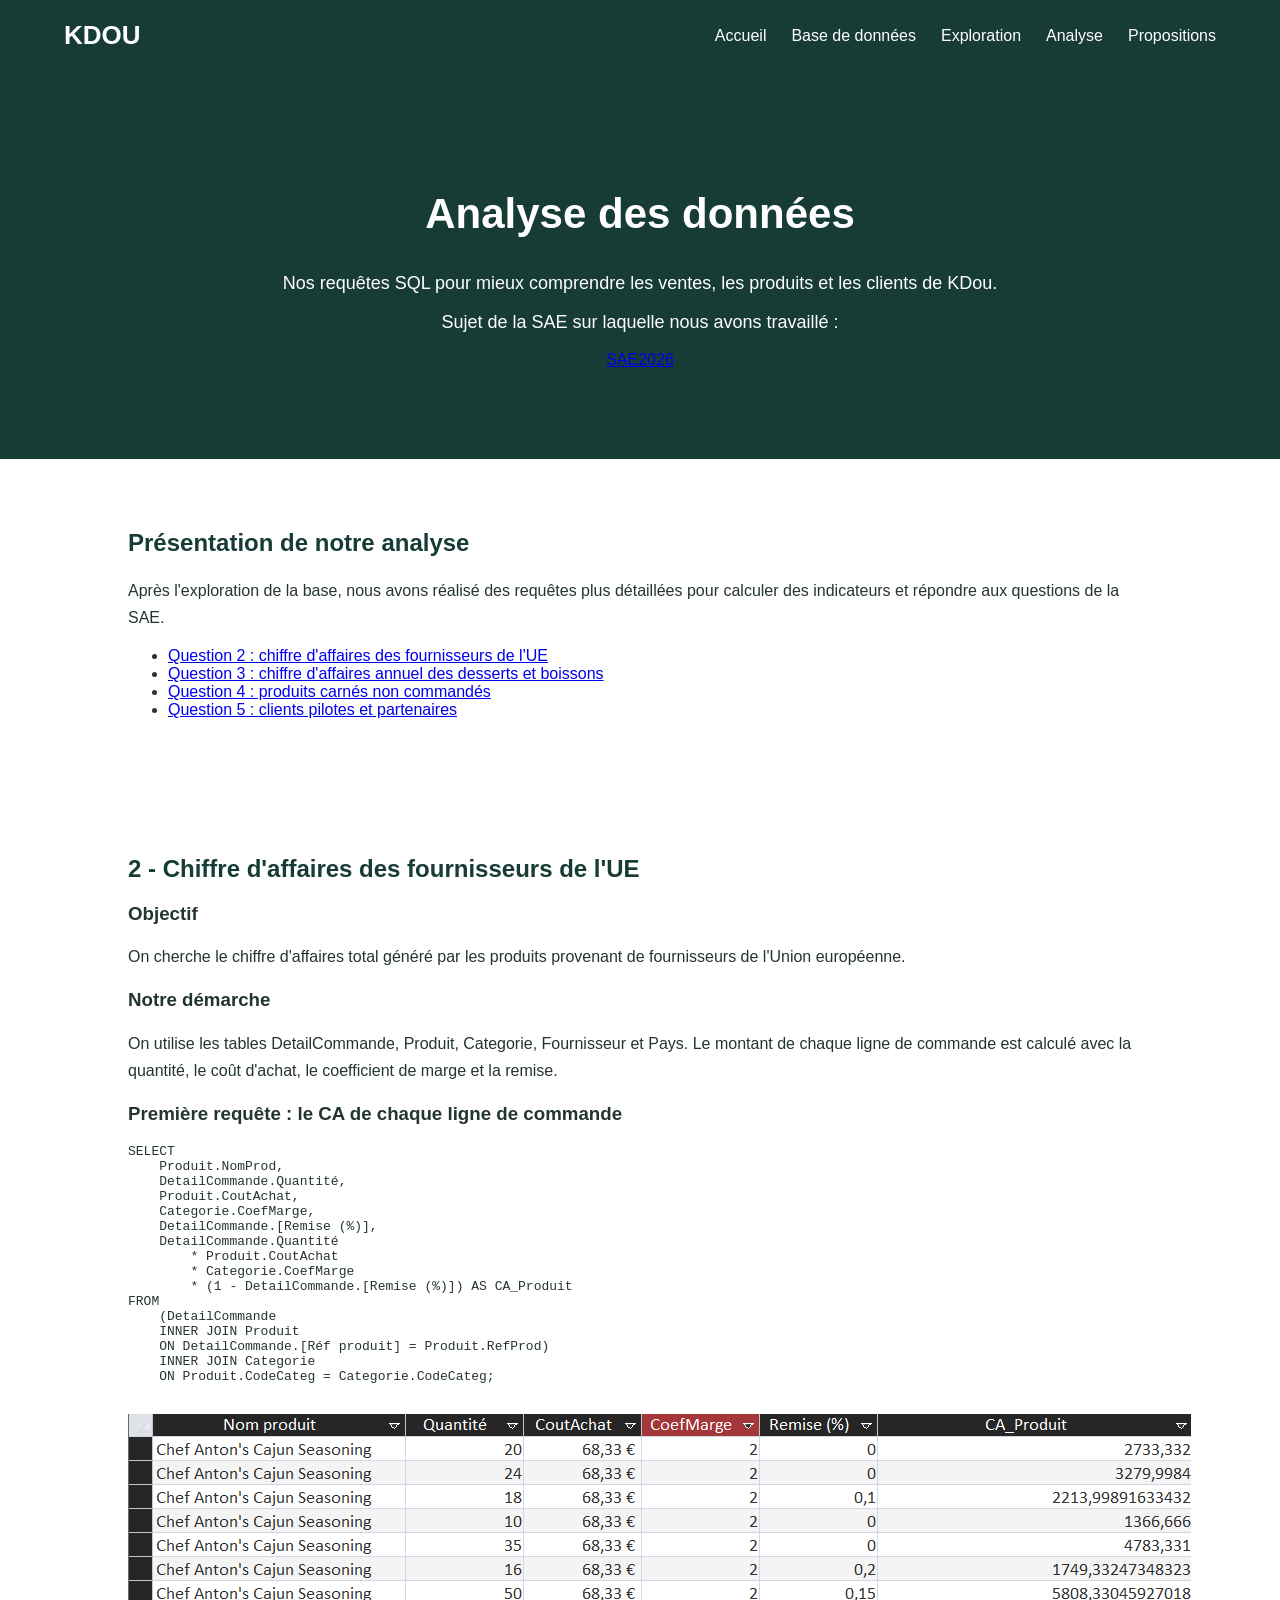
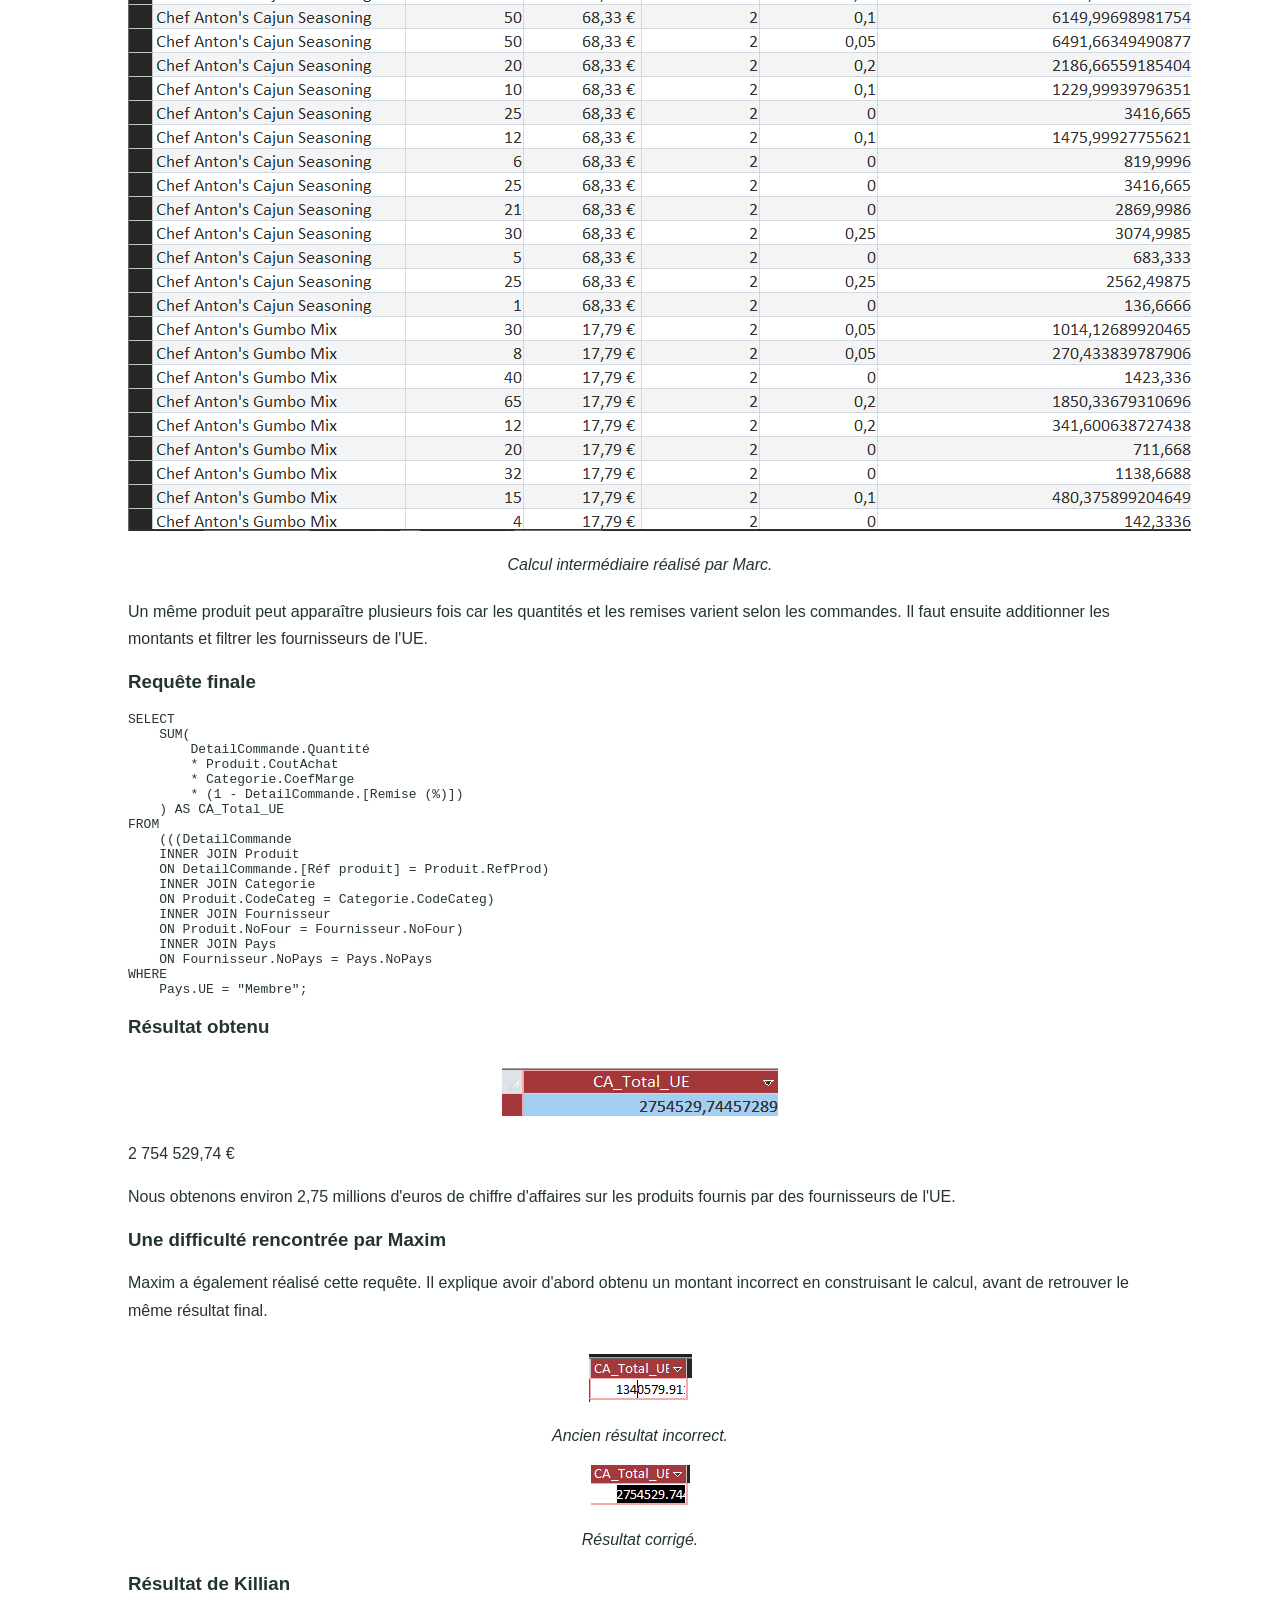
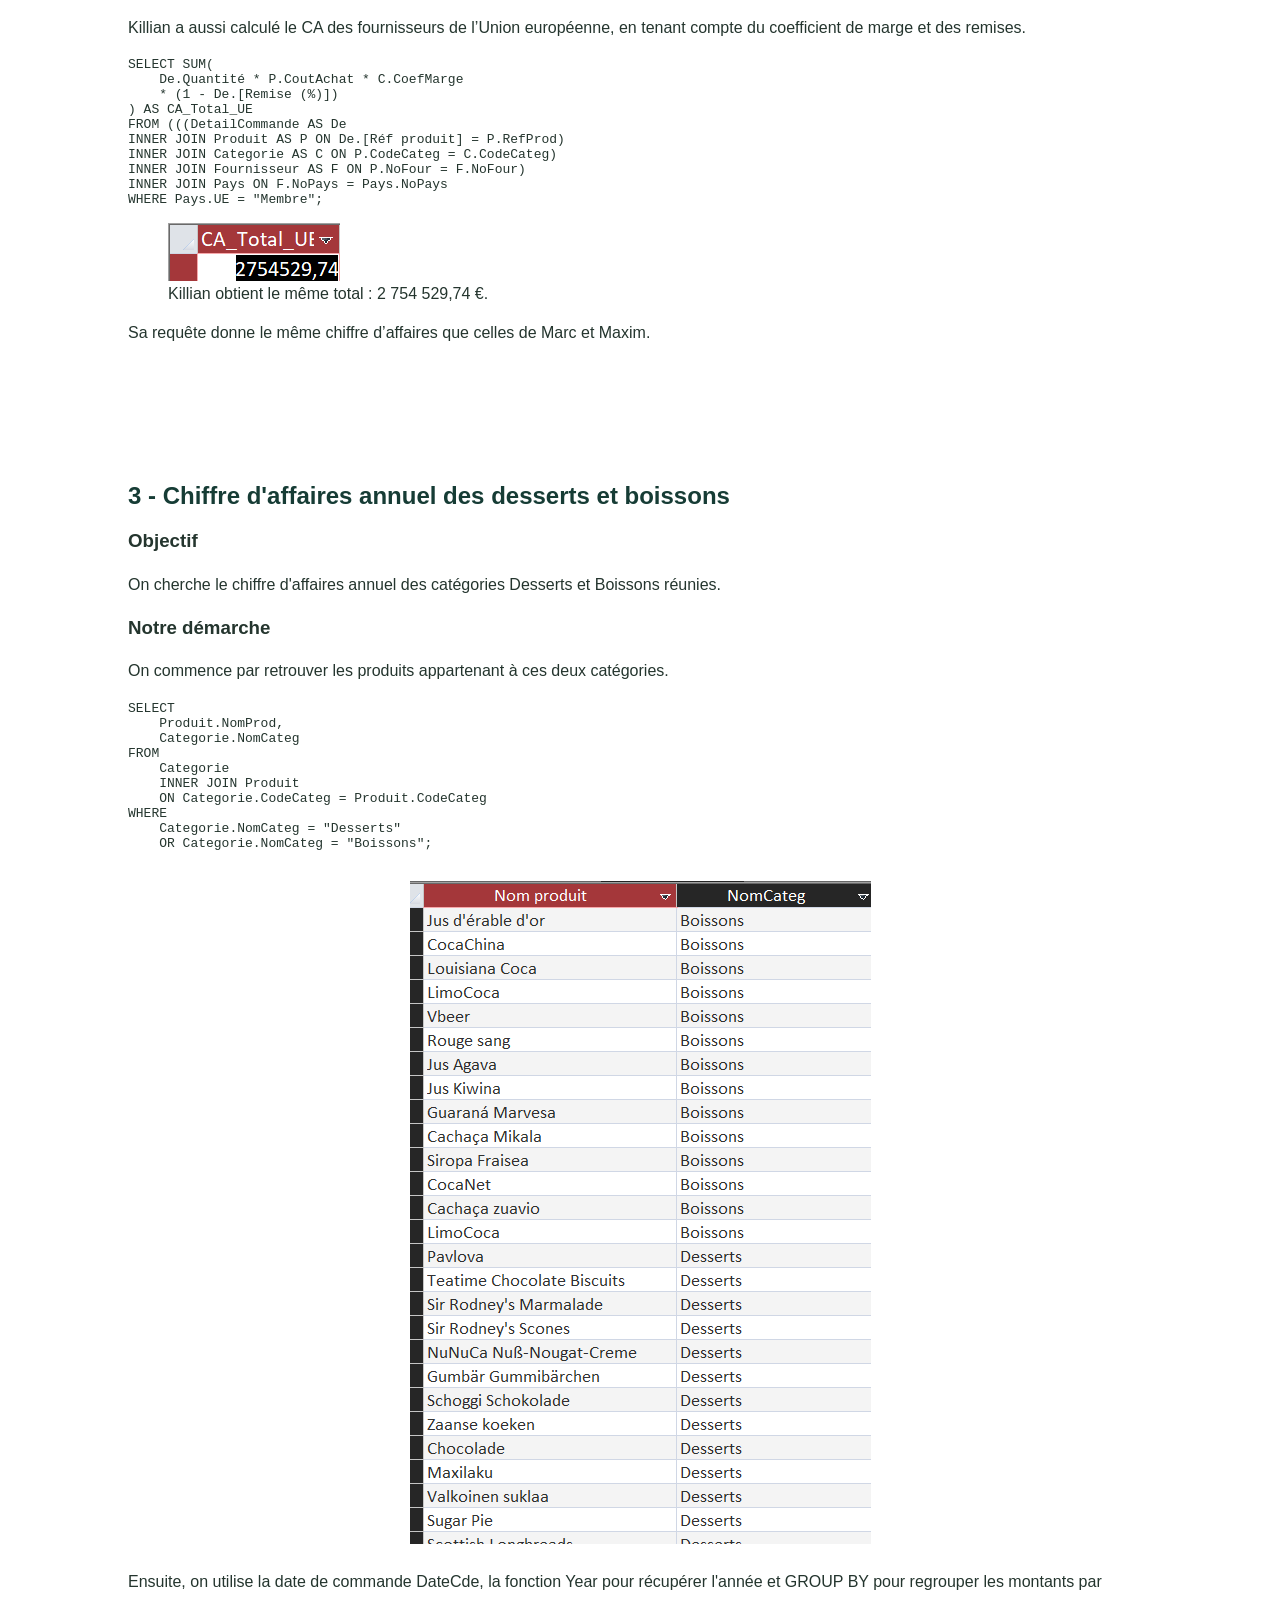
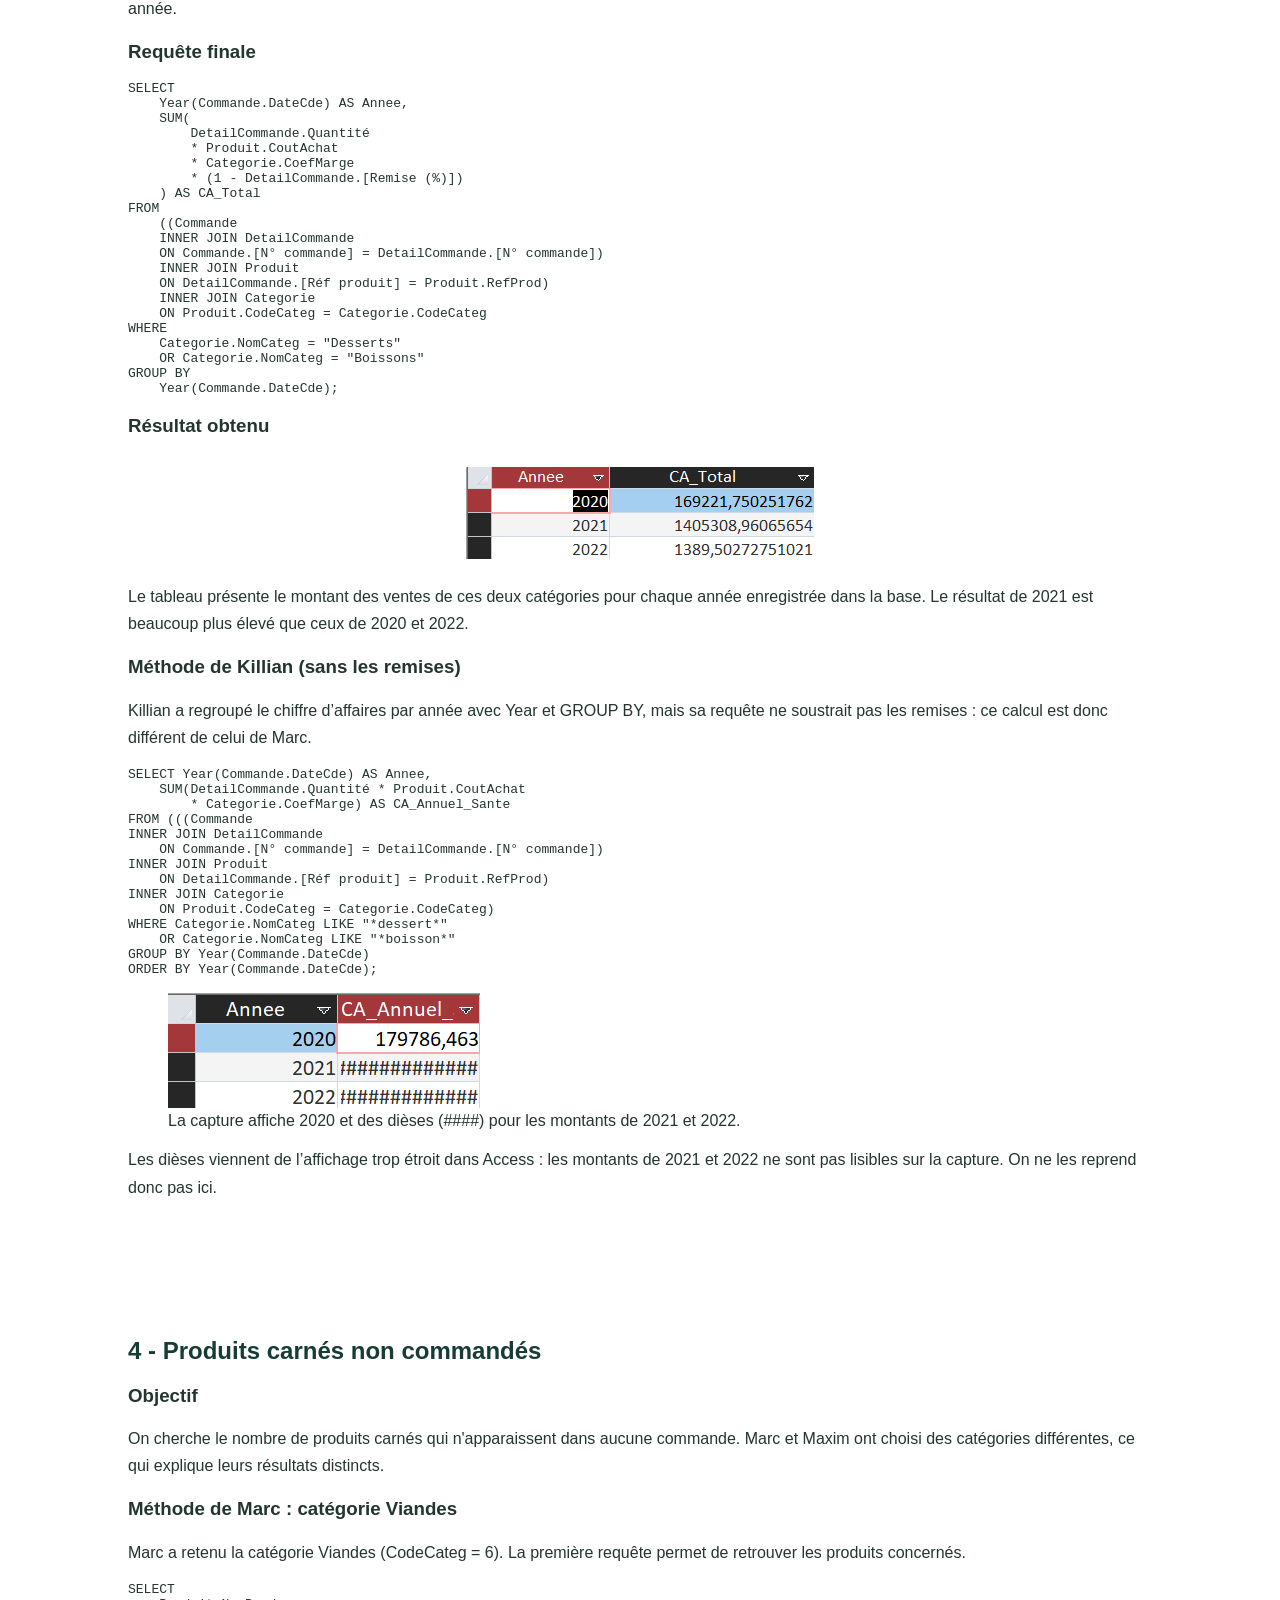
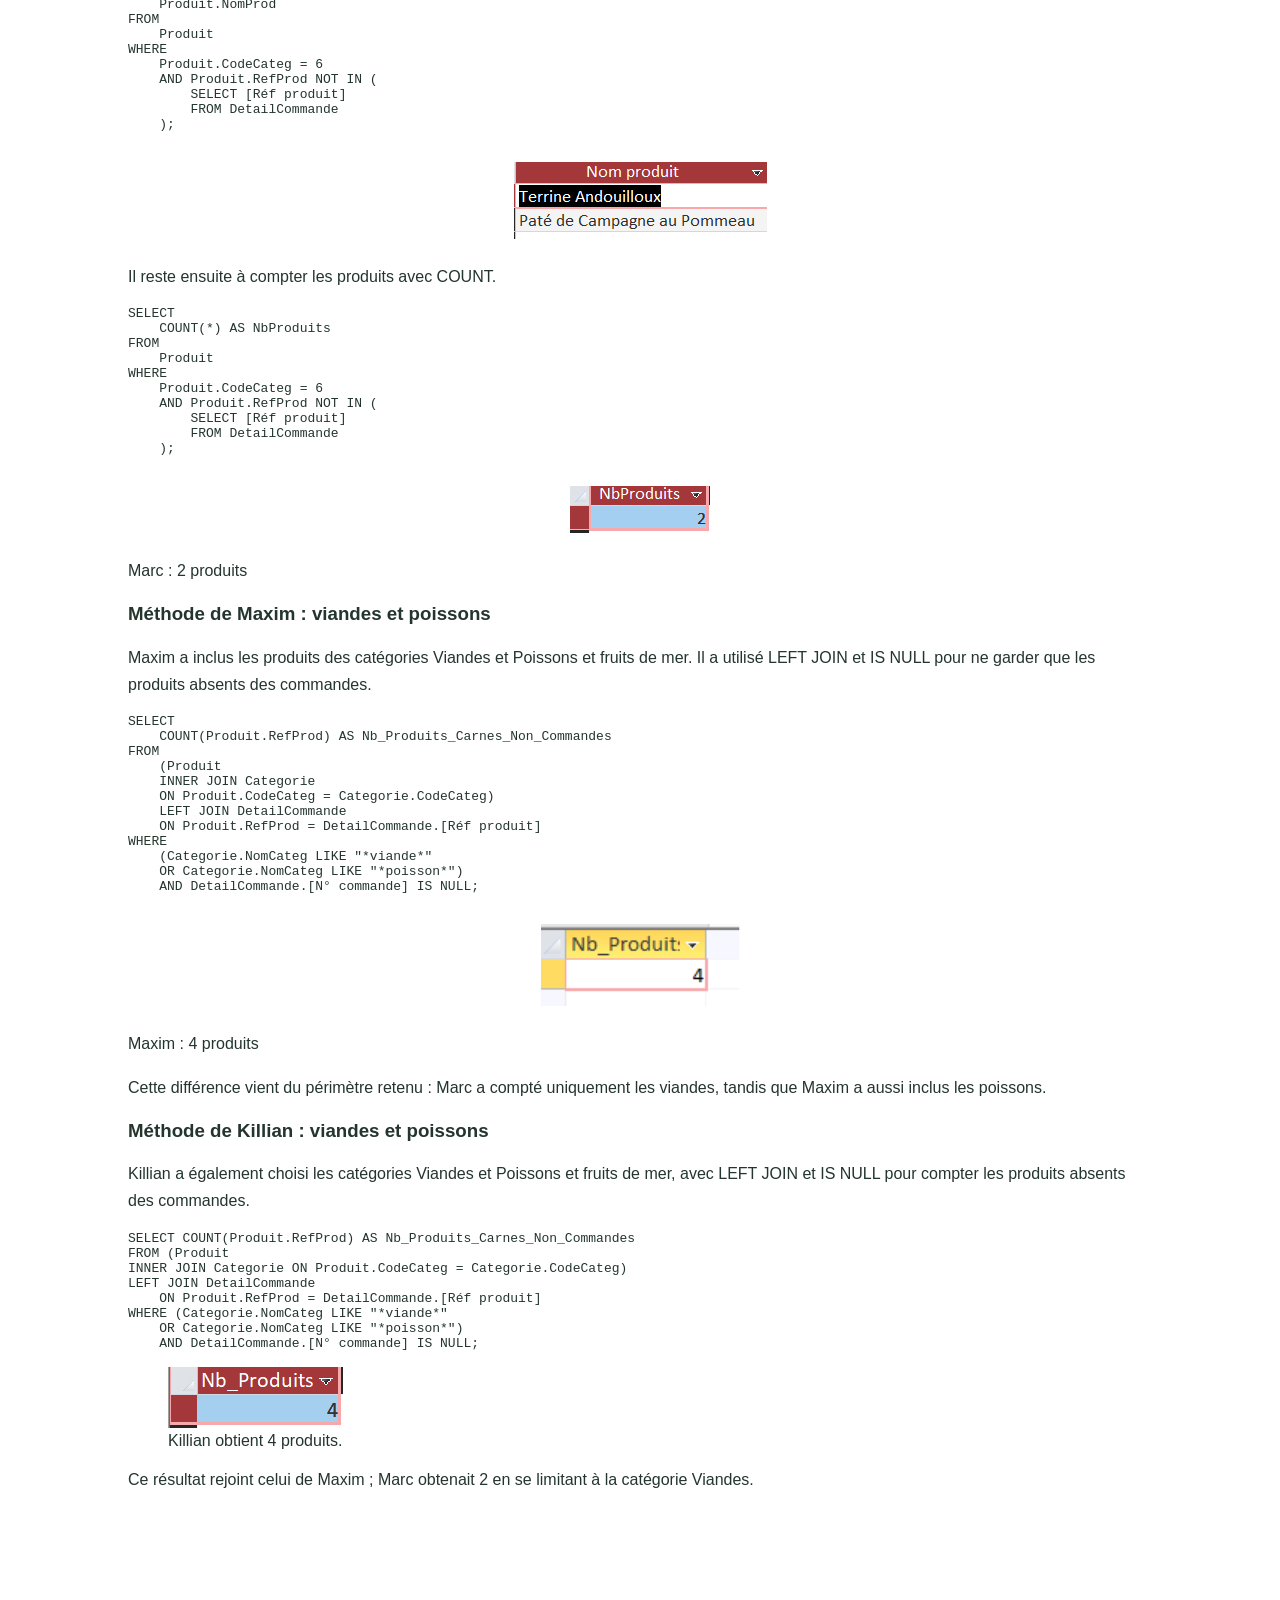
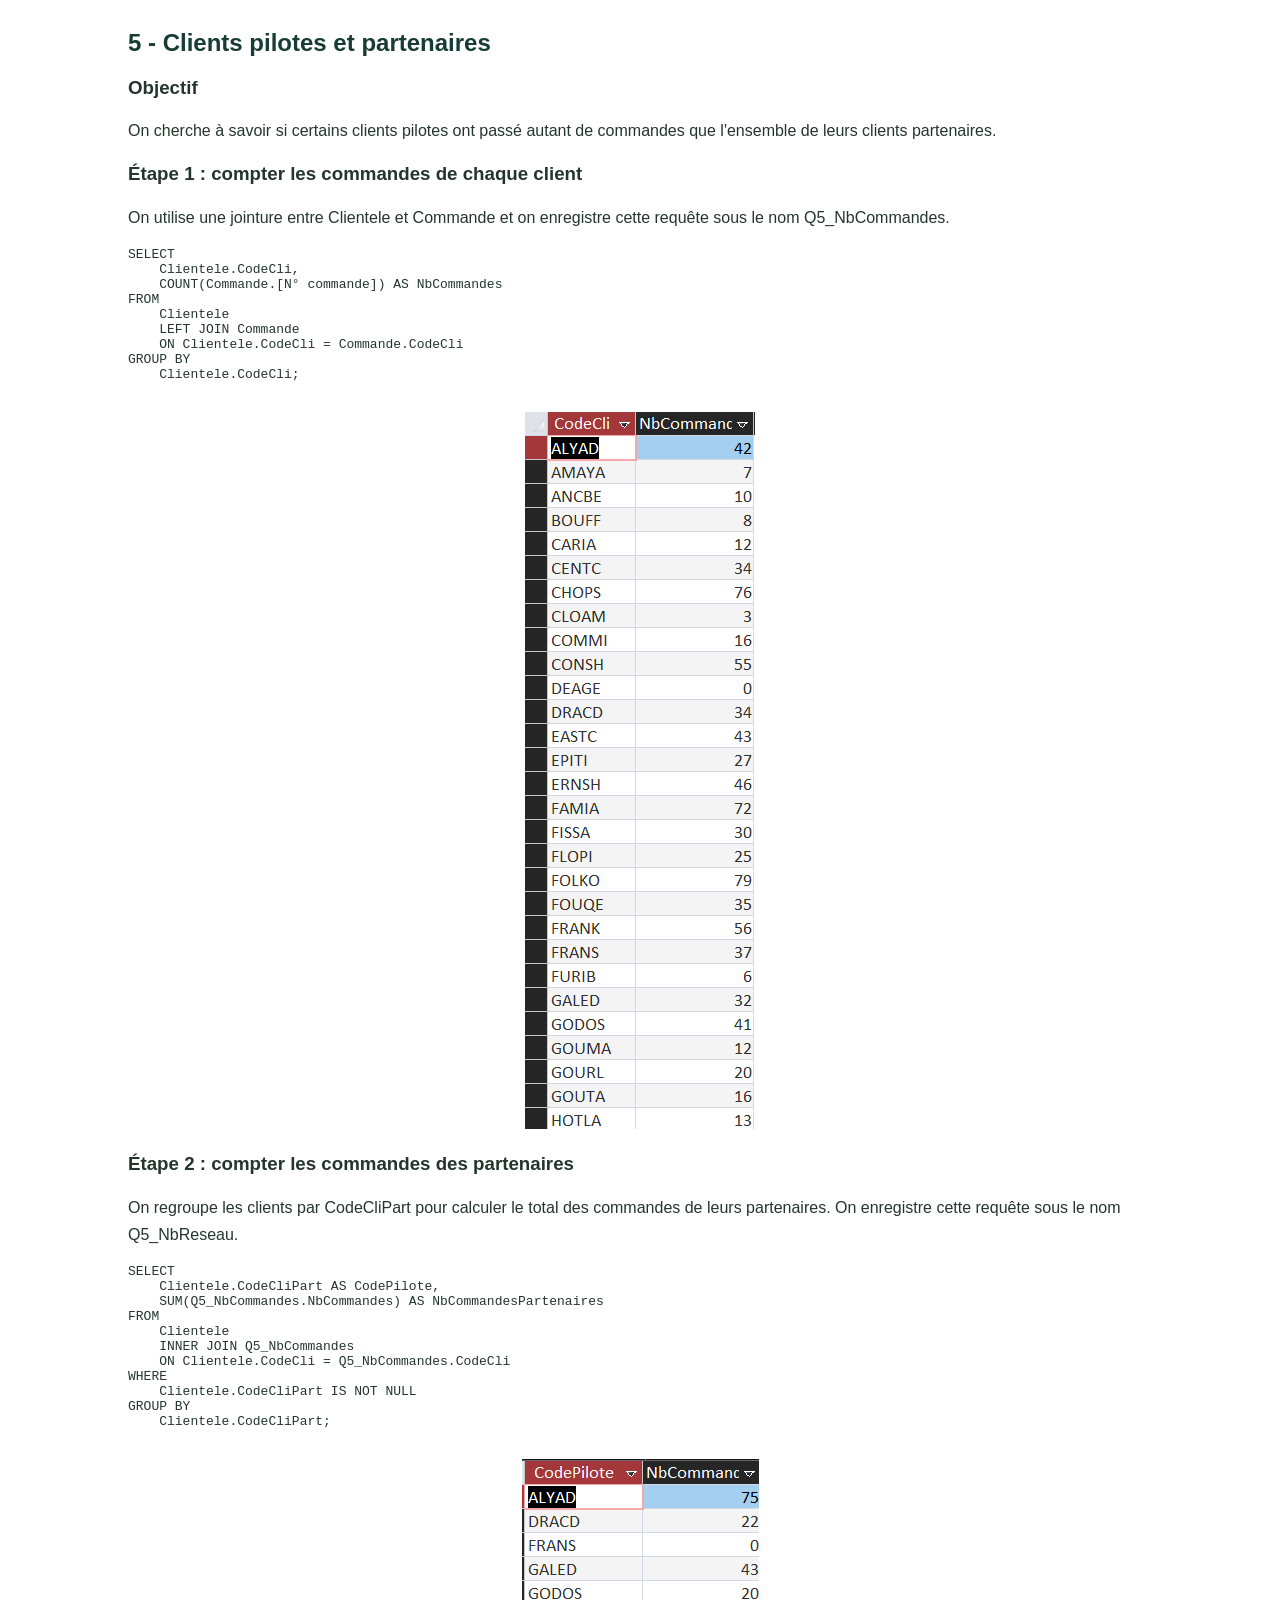
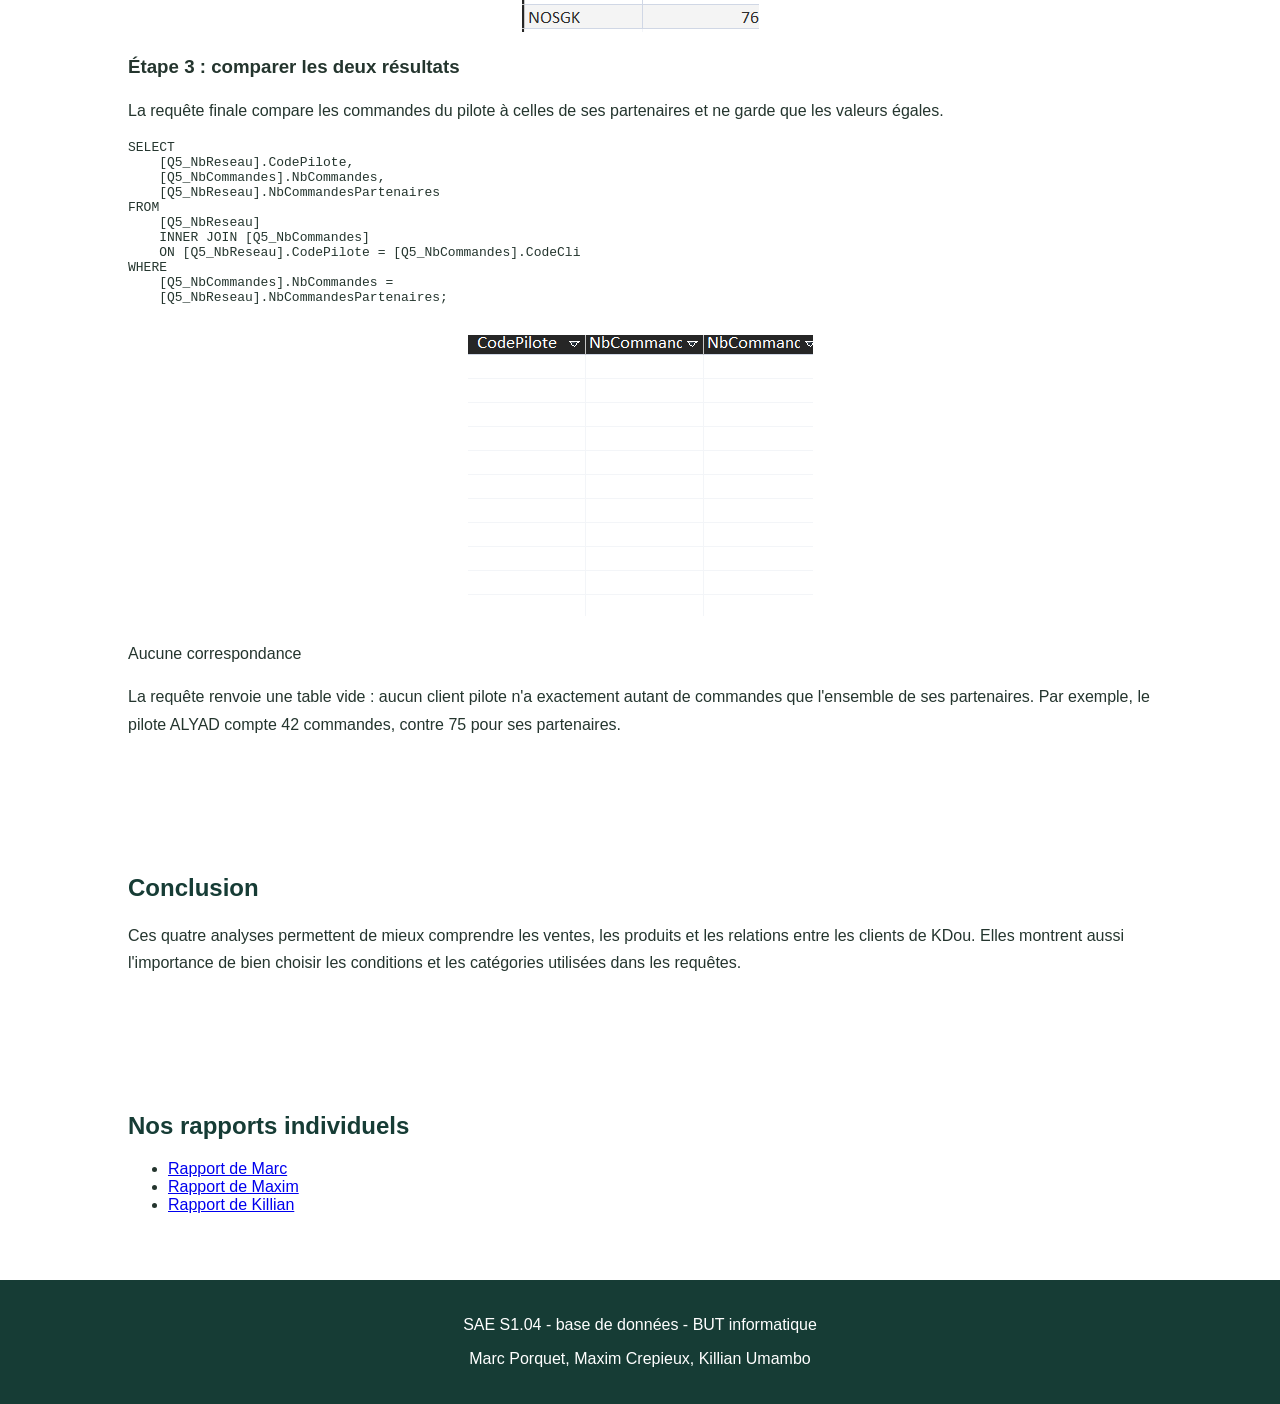
<file: pages/page 2.html>
<!DOCTYPE html>

<html lang="fr">
<head>
<meta charset="utf-8"/>
<meta content="width=device-width, initial-scale=1" name="viewport"/>
<title>KDou - Analyse</title>
<link href="../assets/style.css" rel="stylesheet"/>
</head>
<body>
<header>
<nav>
<a class="logo" href="../index.html">KDOU</a>
<div class="menu">
<a href="../index.html">Accueil</a>
<a href="base.html">Base de données</a>
<a href="page 1.html">Exploration</a>
<a href="page 2.html">Analyse</a>
<a href="page 3.html">Propositions</a>
</div>
</nav>
</header>
<main>
<section class="introduction">
<h1>Analyse des données</h1>
<p>Nos requêtes SQL pour mieux comprendre les ventes, les produits et les clients de KDou.</p>
    <p>Sujet de la SAE sur laquelle nous avons travaillé : </p>
    <a href="../assets/rapports/SAE2026.pdf">SAE2026</a>
</section>
<section class="presentation">
<h2>Présentation de notre analyse</h2>
<p>Après l'exploration de la base, nous avons réalisé des requêtes plus détaillées pour calculer des indicateurs et répondre aux questions de la SAE.</p>
<ul>
<li><a href="#question2">Question 2 : chiffre d'affaires des fournisseurs de l'UE</a></li>
<li><a href="#question3">Question 3 : chiffre d'affaires annuel des desserts et boissons</a></li>
<li><a href="#question4">Question 4 : produits carnés non commandés</a></li>
<li><a href="#question5">Question 5 : clients pilotes et partenaires</a></li>
</ul>
</section>
<section class="presentation" id="question2">
<h2>2 - Chiffre d'affaires des fournisseurs de l'UE</h2>
<h3>Objectif</h3>
<p>On cherche le chiffre d'affaires total généré par les produits provenant de fournisseurs de l'Union européenne.</p>
<h3>Notre démarche</h3>
<p>On utilise les tables DetailCommande, Produit, Categorie, Fournisseur et Pays. Le montant de chaque ligne de commande est calculé avec la quantité, le coût d'achat, le coefficient de marge et la remise.</p>
<h3>Première requête : le CA de chaque ligne de commande</h3>
<pre><code>SELECT
    Produit.NomProd,
    DetailCommande.Quantité,
    Produit.CoutAchat,
    Categorie.CoefMarge,
    DetailCommande.[Remise (%)],
    DetailCommande.Quantité
        * Produit.CoutAchat
        * Categorie.CoefMarge
        * (1 - DetailCommande.[Remise (%)]) AS CA_Produit
FROM
    (DetailCommande
    INNER JOIN Produit
    ON DetailCommande.[Réf produit] = Produit.RefProd)
    INNER JOIN Categorie
    ON Produit.CodeCateg = Categorie.CodeCateg;</code></pre>
<div class="image-centree">
<img alt="Tableau du chiffre d'affaires calculé pour chaque ligne de commande, rapport de Marc" class="image-resultat" src="../assets/images/analyse/marc/q2-calcul-lignes.png"/>
<p><em>Calcul intermédiaire réalisé par Marc.</em></p>
</div>
<p>Un même produit peut apparaître plusieurs fois car les quantités et les remises varient selon les commandes. Il faut ensuite additionner les montants et filtrer les fournisseurs de l'UE.</p>
<h3>Requête finale</h3>
<pre><code>SELECT
    SUM(
        DetailCommande.Quantité
        * Produit.CoutAchat
        * Categorie.CoefMarge
        * (1 - DetailCommande.[Remise (%)])
    ) AS CA_Total_UE
FROM
    (((DetailCommande
    INNER JOIN Produit
    ON DetailCommande.[Réf produit] = Produit.RefProd)
    INNER JOIN Categorie
    ON Produit.CodeCateg = Categorie.CodeCateg)
    INNER JOIN Fournisseur
    ON Produit.NoFour = Fournisseur.NoFour)
    INNER JOIN Pays
    ON Fournisseur.NoPays = Pays.NoPays
WHERE
    Pays.UE = "Membre";</code></pre>
<h3>Résultat obtenu</h3>
<div class="image-centree">
<img alt="Résultat du chiffre d'affaires total UE dans le rapport de Marc" class="image-resultat" src="../assets/images/analyse/marc/q2-ca-ue.png"/>
</div>
<p class="resultat">2 754 529,74 €</p>
<p>Nous obtenons environ 2,75 millions d'euros de chiffre d'affaires sur les produits fournis par des fournisseurs de l'UE.</p>
<h3>Une difficulté rencontrée par Maxim</h3>
<p>Maxim a également réalisé cette requête. Il explique avoir d'abord obtenu un montant incorrect en construisant le calcul, avant de retrouver le même résultat final.</p>
<div class="image-centree">
<img alt="Ancien calcul incorrect de Maxim, 1 340 579,91 euros" class="image-resultat" src="../assets/images/analyse/maxim/q2-ancien-calcul.png"/>
<p><em>Ancien résultat incorrect.</em></p>
<img alt="Résultat corrigé de Maxim, 2 754 529,74 euros" class="image-resultat" src="../assets/images/analyse/maxim/q2-ca-ue.png"/>
<p><em>Résultat corrigé.</em></p>
</div>
<h3>Résultat de Killian</h3><p>Killian a aussi calculé le CA des fournisseurs de l’Union européenne, en tenant compte du coefficient de marge et des remises.</p><pre><code>SELECT SUM(
    De.Quantité * P.CoutAchat * C.CoefMarge
    * (1 - De.[Remise (%)])
) AS CA_Total_UE
FROM (((DetailCommande AS De
INNER JOIN Produit AS P ON De.[Réf produit] = P.RefProd)
INNER JOIN Categorie AS C ON P.CodeCateg = C.CodeCateg)
INNER JOIN Fournisseur AS F ON P.NoFour = F.NoFour)
INNER JOIN Pays ON F.NoPays = Pays.NoPays
WHERE Pays.UE = "Membre";</code></pre><figure class="capture-figure"><img alt="Résultat Access de Killian : chiffre d’affaires UE 2754529,74 euros" class="image-resultat" src="../assets/images/analyse/killian/q2-ca-ue.png"/><figcaption>Killian obtient le même total : 2 754 529,74 €.</figcaption></figure><p>Sa requête donne le même chiffre d’affaires que celles de Marc et Maxim.</p></section>
<section class="presentation" id="question3">
<h2>3 - Chiffre d'affaires annuel des desserts et boissons</h2>
<h3>Objectif</h3>
<p>On cherche le chiffre d'affaires annuel des catégories Desserts et Boissons réunies.</p>
<h3>Notre démarche</h3>
<p>On commence par retrouver les produits appartenant à ces deux catégories.</p>
<pre><code>SELECT
    Produit.NomProd,
    Categorie.NomCateg
FROM
    Categorie
    INNER JOIN Produit
    ON Categorie.CodeCateg = Produit.CodeCateg
WHERE
    Categorie.NomCateg = "Desserts"
    OR Categorie.NomCateg = "Boissons";</code></pre>
<div class="image-centree">
<img alt="Liste des produits des catégories Desserts et Boissons" class="image-resultat" src="../assets/images/analyse/marc/q3-produits-desserts-boissons.png"/>
</div>
<p>Ensuite, on utilise la date de commande DateCde, la fonction Year pour récupérer l'année et GROUP BY pour regrouper les montants par année.</p>
<h3>Requête finale</h3>
<pre><code>SELECT
    Year(Commande.DateCde) AS Annee,
    SUM(
        DetailCommande.Quantité
        * Produit.CoutAchat
        * Categorie.CoefMarge
        * (1 - DetailCommande.[Remise (%)])
    ) AS CA_Total
FROM
    ((Commande
    INNER JOIN DetailCommande
    ON Commande.[N° commande] = DetailCommande.[N° commande])
    INNER JOIN Produit
    ON DetailCommande.[Réf produit] = Produit.RefProd)
    INNER JOIN Categorie
    ON Produit.CodeCateg = Categorie.CodeCateg
WHERE
    Categorie.NomCateg = "Desserts"
    OR Categorie.NomCateg = "Boissons"
GROUP BY
    Year(Commande.DateCde);</code></pre>
<h3>Résultat obtenu</h3>
<div class="image-centree">
<img alt="Tableau Access du chiffre d'affaires annuel des desserts et boissons pour 2020, 2021 et 2022" class="image-resultat" src="../assets/images/analyse/marc/q3-ca-annuel.png"/>
</div>
<p>Le tableau présente le montant des ventes de ces deux catégories pour chaque année enregistrée dans la base. Le résultat de 2021 est beaucoup plus élevé que ceux de 2020 et 2022.</p>
<h3>Méthode de Killian (sans les remises)</h3><p>Killian a regroupé le chiffre d’affaires par année avec Year et GROUP BY, mais sa requête ne soustrait pas les remises : ce calcul est donc différent de celui de Marc.</p><pre><code>SELECT Year(Commande.DateCde) AS Annee,
    SUM(DetailCommande.Quantité * Produit.CoutAchat
        * Categorie.CoefMarge) AS CA_Annuel_Sante
FROM (((Commande
INNER JOIN DetailCommande
    ON Commande.[N° commande] = DetailCommande.[N° commande])
INNER JOIN Produit
    ON DetailCommande.[Réf produit] = Produit.RefProd)
INNER JOIN Categorie
    ON Produit.CodeCateg = Categorie.CodeCateg)
WHERE Categorie.NomCateg LIKE "*dessert*"
    OR Categorie.NomCateg LIKE "*boisson*"
GROUP BY Year(Commande.DateCde)
ORDER BY Year(Commande.DateCde);</code></pre><figure class="capture-figure"><img alt="Capture du CA annuel de Killian, avec des colonnes trop étroites pour afficher 2021 et 2022" class="image-resultat" src="../assets/images/analyse/killian/q3-ca-annuel-sans-remise.png"/><figcaption>La capture affiche 2020 et des dièses (####) pour les montants de 2021 et 2022.</figcaption></figure><p>Les dièses viennent de l’affichage trop étroit dans Access : les montants de 2021 et 2022 ne sont pas lisibles sur la capture. On ne les reprend donc pas ici.</p></section>
<section class="presentation" id="question4">
<h2>4 - Produits carnés non commandés</h2>
<h3>Objectif</h3>
<p>On cherche le nombre de produits carnés qui n'apparaissent dans aucune commande. Marc et Maxim ont choisi des catégories différentes, ce qui explique leurs résultats distincts.</p>
<h3>Méthode de Marc : catégorie Viandes</h3>
<p>Marc a retenu la catégorie Viandes (CodeCateg = 6). La première requête permet de retrouver les produits concernés.</p>
<pre><code>SELECT
    Produit.NomProd
FROM
    Produit
WHERE
    Produit.CodeCateg = 6
    AND Produit.RefProd NOT IN (
        SELECT [Réf produit]
        FROM DetailCommande
    );</code></pre>
<div class="image-centree">
<img alt="Les deux produits de la catégorie Viandes jamais commandés" class="image-resultat" src="../assets/images/analyse/marc/q4-produits-non-commandes.png"/>
</div>
<p>Il reste ensuite à compter les produits avec COUNT.</p>
<pre><code>SELECT
    COUNT(*) AS NbProduits
FROM
    Produit
WHERE
    Produit.CodeCateg = 6
    AND Produit.RefProd NOT IN (
        SELECT [Réf produit]
        FROM DetailCommande
    );</code></pre>
<div class="image-centree">
<img alt="Résultat de Marc : deux produits carnés non commandés" class="image-resultat" src="../assets/images/analyse/marc/q4-total.png"/>
</div>
<p class="resultat">Marc : 2 produits</p>
<h3>Méthode de Maxim : viandes et poissons</h3>
<p>Maxim a inclus les produits des catégories Viandes et Poissons et fruits de mer. Il a utilisé LEFT JOIN et IS NULL pour ne garder que les produits absents des commandes.</p>
<pre><code>SELECT
    COUNT(Produit.RefProd) AS Nb_Produits_Carnes_Non_Commandes
FROM
    (Produit
    INNER JOIN Categorie
    ON Produit.CodeCateg = Categorie.CodeCateg)
    LEFT JOIN DetailCommande
    ON Produit.RefProd = DetailCommande.[Réf produit]
WHERE
    (Categorie.NomCateg LIKE "*viande*"
    OR Categorie.NomCateg LIKE "*poisson*")
    AND DetailCommande.[N° commande] IS NULL;</code></pre>
<div class="image-centree">
<img alt="Résultat de Maxim : quatre produits viande ou poisson jamais commandés" class="image-resultat" src="../assets/images/analyse/maxim/q4-total.png"/>
</div>
<p class="resultat">Maxim : 4 produits</p>
<p>Cette différence vient du périmètre retenu : Marc a compté uniquement les viandes, tandis que Maxim a aussi inclus les poissons.</p>
<h3>Méthode de Killian : viandes et poissons</h3><p>Killian a également choisi les catégories Viandes et Poissons et fruits de mer, avec LEFT JOIN et IS NULL pour compter les produits absents des commandes.</p><pre><code>SELECT COUNT(Produit.RefProd) AS Nb_Produits_Carnes_Non_Commandes
FROM (Produit
INNER JOIN Categorie ON Produit.CodeCateg = Categorie.CodeCateg)
LEFT JOIN DetailCommande
    ON Produit.RefProd = DetailCommande.[Réf produit]
WHERE (Categorie.NomCateg LIKE "*viande*"
    OR Categorie.NomCateg LIKE "*poisson*")
    AND DetailCommande.[N° commande] IS NULL;</code></pre><figure class="capture-figure"><img alt="Résultat de Killian : 4 produits des catégories viandes ou poissons non commandés" class="image-resultat" src="../assets/images/analyse/killian/q4-total-viandes-poissons.png"/><figcaption>Killian obtient 4 produits.</figcaption></figure><p>Ce résultat rejoint celui de Maxim ; Marc obtenait 2 en se limitant à la catégorie Viandes.</p></section>
<section class="presentation" id="question5">
<h2>5 - Clients pilotes et partenaires</h2>
<h3>Objectif</h3>
<p>On cherche à savoir si certains clients pilotes ont passé autant de commandes que l'ensemble de leurs clients partenaires.</p>
<h3>Étape 1 : compter les commandes de chaque client</h3>
<p>On utilise une jointure entre Clientele et Commande et on enregistre cette requête sous le nom Q5_NbCommandes.</p>
<pre><code>SELECT
    Clientele.CodeCli,
    COUNT(Commande.[N° commande]) AS NbCommandes
FROM
    Clientele
    LEFT JOIN Commande
    ON Clientele.CodeCli = Commande.CodeCli
GROUP BY
    Clientele.CodeCli;</code></pre>
<div class="image-centree">
<img alt="Extrait du nombre de commandes de chaque client" class="image-resultat" src="../assets/images/analyse/marc/q5-commandes-clients.png"/>
</div>
<h3>Étape 2 : compter les commandes des partenaires</h3>
<p>On regroupe les clients par CodeCliPart pour calculer le total des commandes de leurs partenaires. On enregistre cette requête sous le nom Q5_NbReseau.</p>
<pre><code>SELECT
    Clientele.CodeCliPart AS CodePilote,
    SUM(Q5_NbCommandes.NbCommandes) AS NbCommandesPartenaires
FROM
    Clientele
    INNER JOIN Q5_NbCommandes
    ON Clientele.CodeCli = Q5_NbCommandes.CodeCli
WHERE
    Clientele.CodeCliPart IS NOT NULL
GROUP BY
    Clientele.CodeCliPart;</code></pre>
<div class="image-centree">
<img alt="Nombre total de commandes des partenaires pour chaque client pilote" class="image-resultat" src="../assets/images/analyse/marc/q5-commandes-partenaires.png"/>
</div>
<h3>Étape 3 : comparer les deux résultats</h3>
<p>La requête finale compare les commandes du pilote à celles de ses partenaires et ne garde que les valeurs égales.</p>
<pre><code>SELECT
    [Q5_NbReseau].CodePilote,
    [Q5_NbCommandes].NbCommandes,
    [Q5_NbReseau].NbCommandesPartenaires
FROM
    [Q5_NbReseau]
    INNER JOIN [Q5_NbCommandes]
    ON [Q5_NbReseau].CodePilote = [Q5_NbCommandes].CodeCli
WHERE
    [Q5_NbCommandes].NbCommandes =
    [Q5_NbReseau].NbCommandesPartenaires;</code></pre>
<div class="image-centree">
<img alt="Tableau final vide, aucune égalité entre les commandes des pilotes et de leurs partenaires" class="image-resultat" src="../assets/images/analyse/marc/q5-comparaison-finale.png"/>
</div>
<p class="resultat">Aucune correspondance</p>
<p>La requête renvoie une table vide : aucun client pilote n'a exactement autant de commandes que l'ensemble de ses partenaires. Par exemple, le pilote ALYAD compte 42 commandes, contre 75 pour ses partenaires.</p>
</section>
<section class="presentation">
<h2>Conclusion</h2>
<p>Ces quatre analyses permettent de mieux comprendre les ventes, les produits et les relations entre les clients de KDou. Elles montrent aussi l'importance de bien choisir les conditions et les catégories utilisées dans les requêtes.</p>
</section>
<section class="presentation">
<h2>Nos rapports individuels</h2>
<ul>
<li><a href="../assets/rapports/110_Porquet_Marc_rapport_SAE1.04.pdf">Rapport de Marc</a></li>
<li><a href="../assets/rapports/Maxim_SAE_1.04_BD.pdf">Rapport de Maxim</a></li>
<li><a href="../assets/rapports/SAE_1.04_killian_rapport_individuel.pdf">Rapport de Killian</a></li></ul>
</section>
</main>
<footer>
    <p>
        SAE S1.04 - base de données - BUT informatique
    </p>
    <p>
        Marc Porquet, Maxim Crepieux, Killian Umambo
    </p>
</footer>
</body>
</html>
</file>
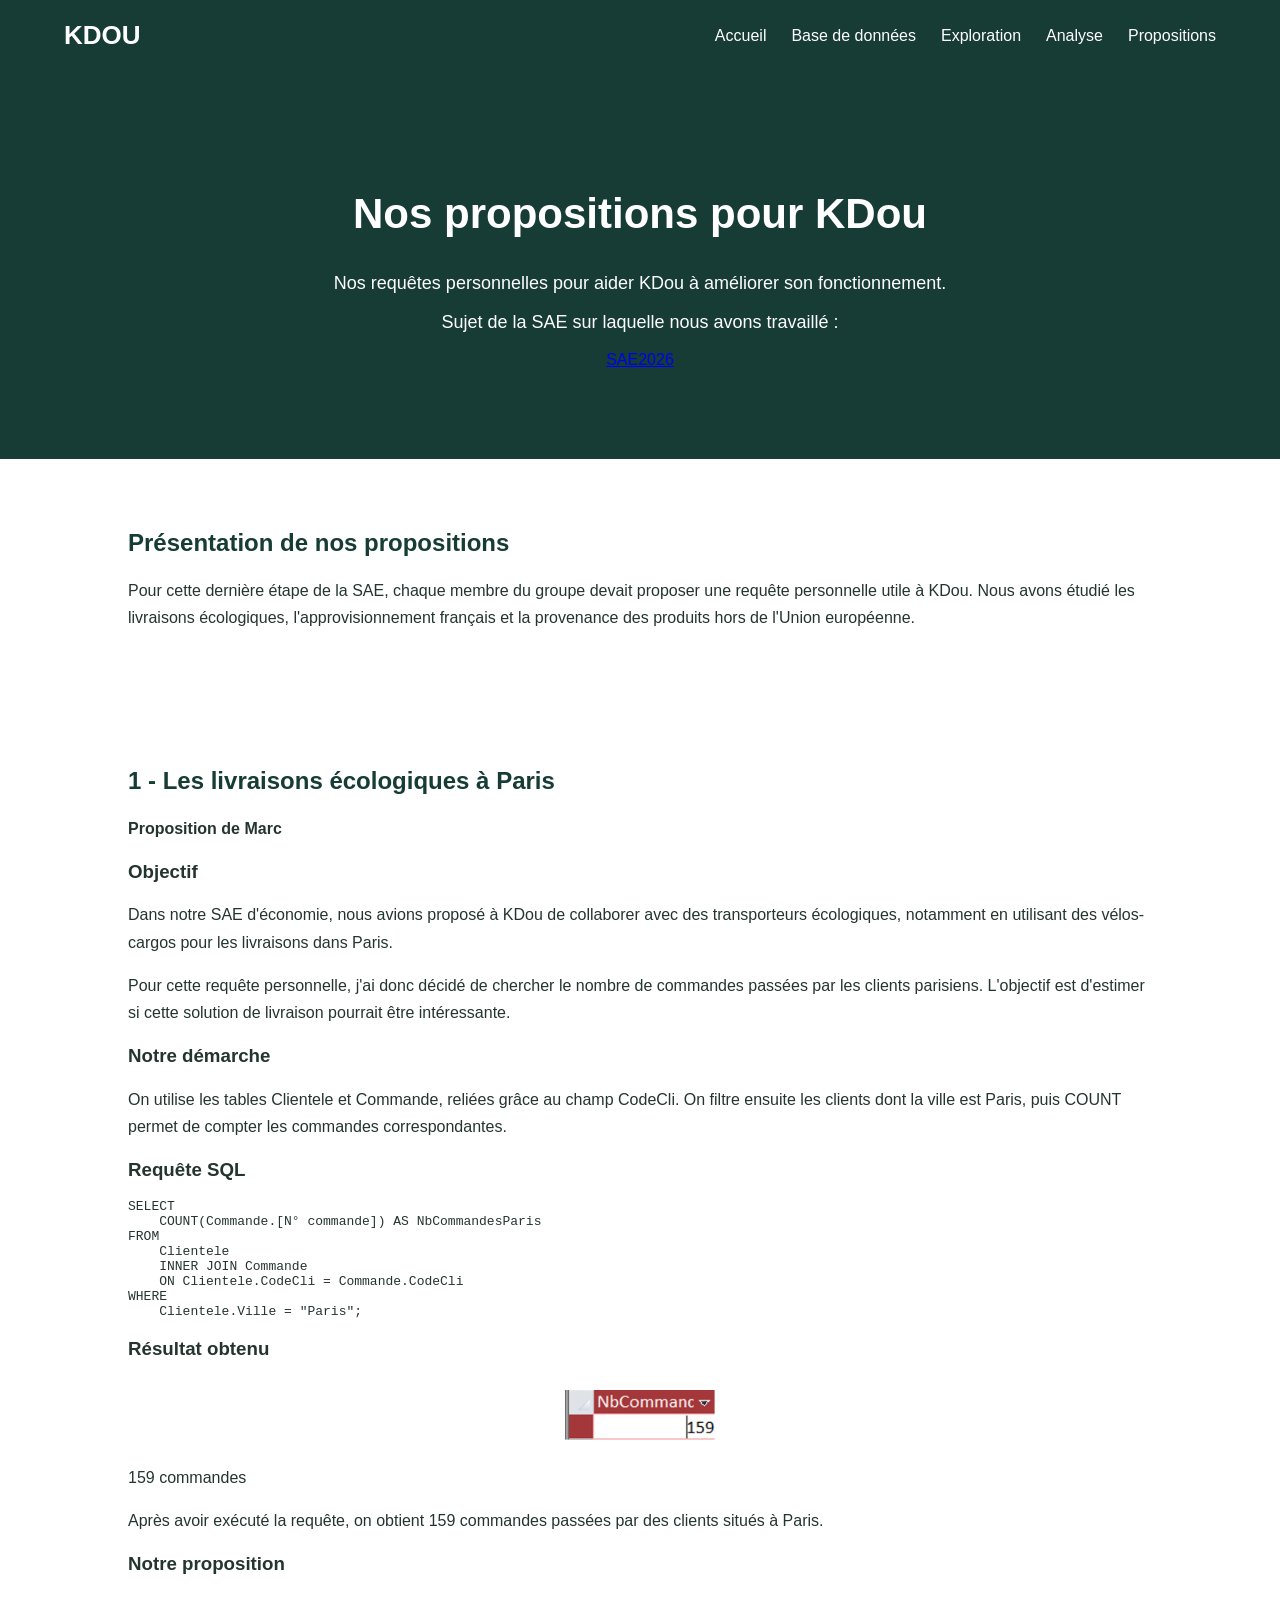
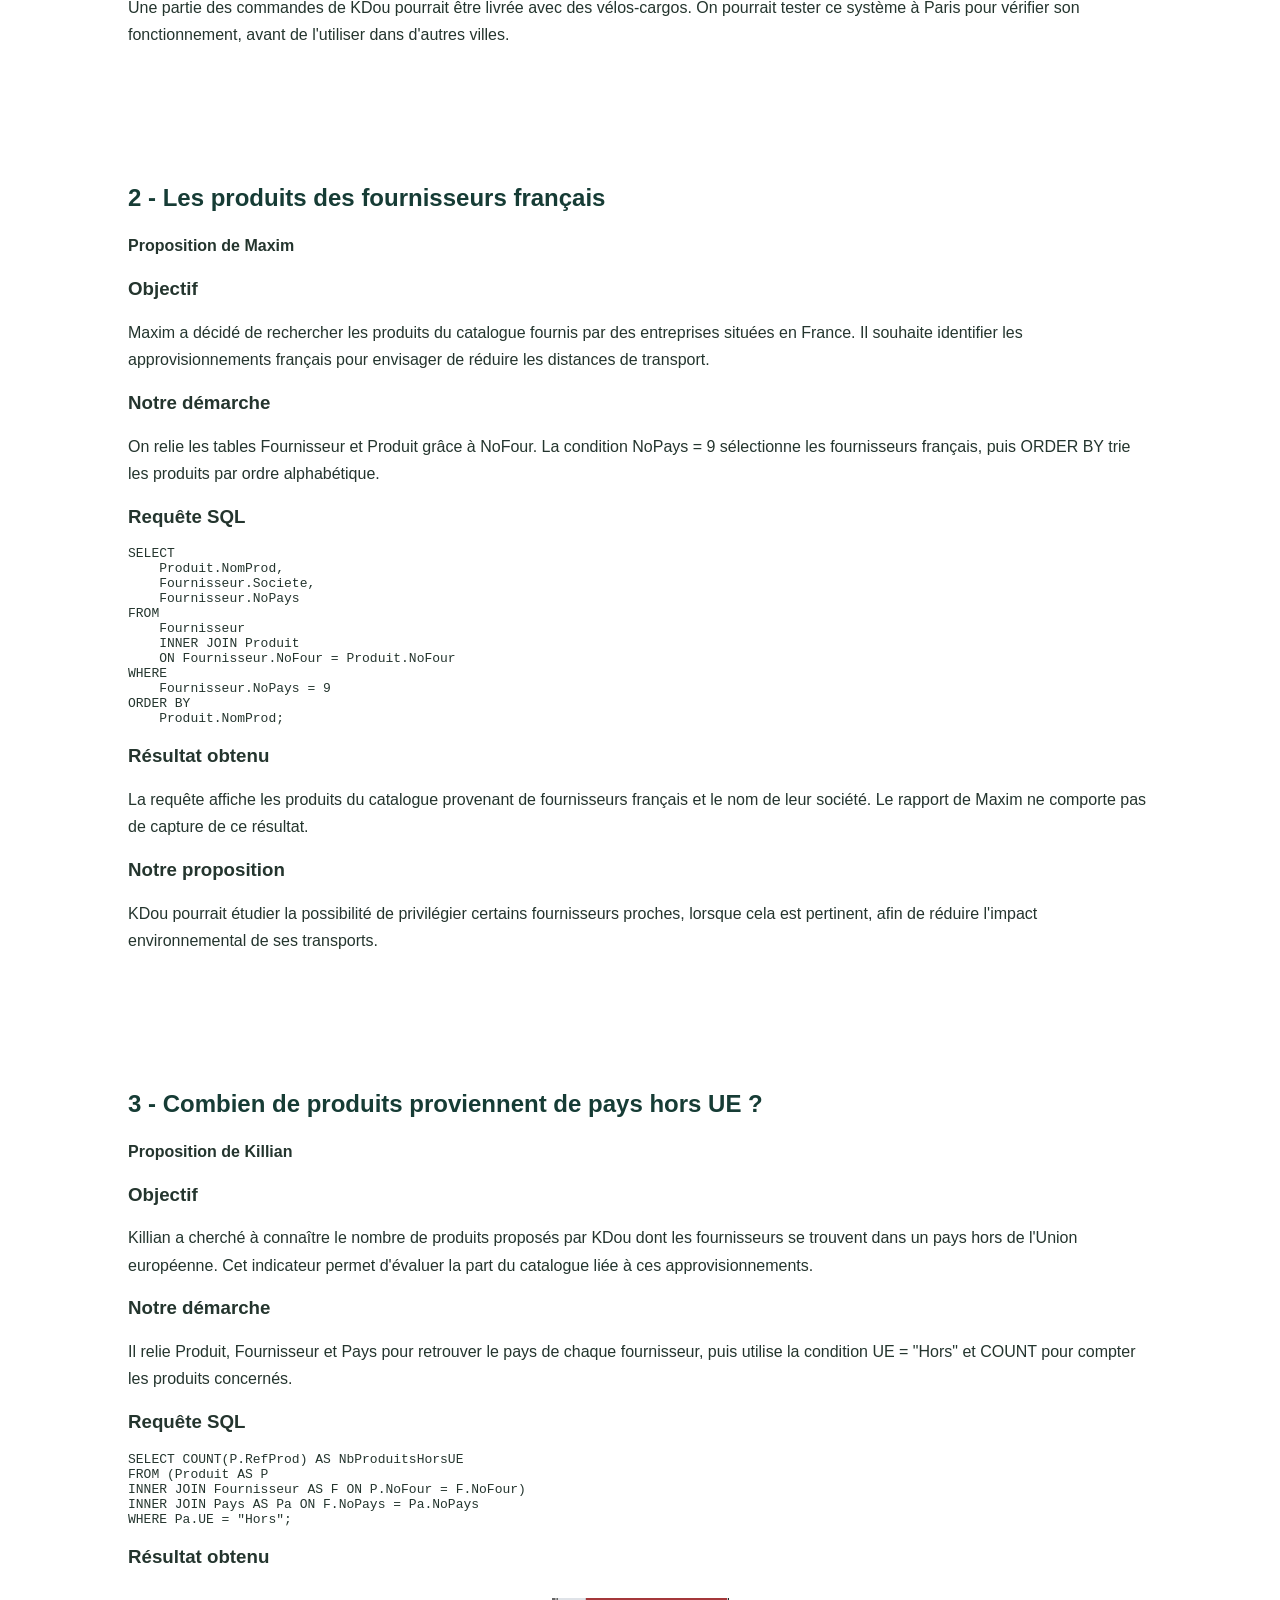
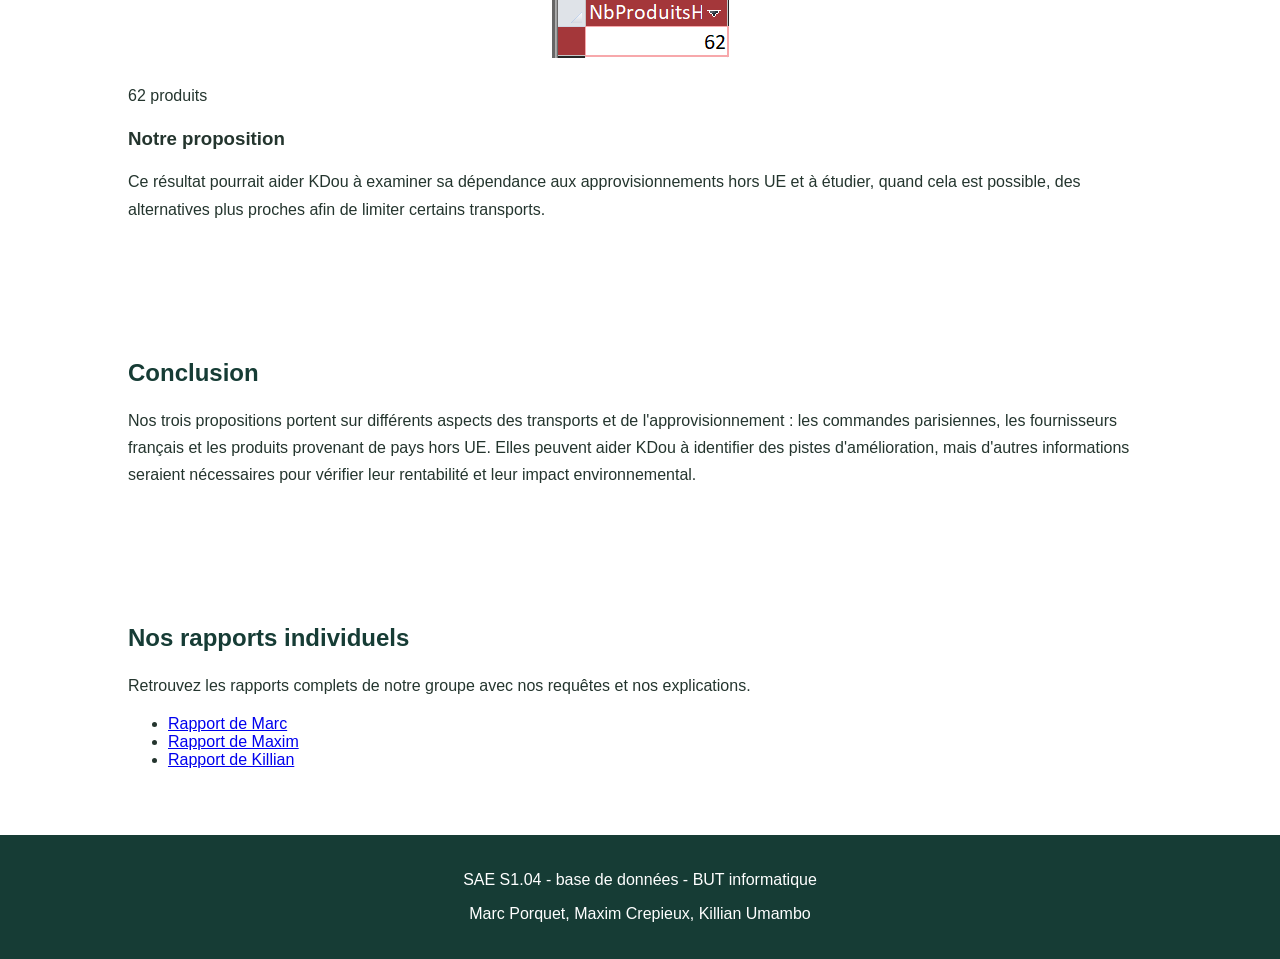
<file: pages/page 3.html>
<!doctype html>
<html lang="fr">
<head>
    <meta charset="UTF-8">
    <meta name="viewport" content="width=device-width, initial-scale=1">
    <title>KDou - Propositions</title>
    <link rel="stylesheet" href="../assets/style.css">
</head>
<body>
    <header>
        <nav>
            <a href="../index.html" class="logo">KDOU</a>
            <div class="menu">
                <a href="../index.html">Accueil</a>
                <a href="base.html">Base de données</a>
                <a href="page 1.html">Exploration</a>
                <a href="page 2.html">Analyse</a>
                <a href="page 3.html">Propositions</a>
            </div>
        </nav>
    </header>
    <main>
        <section class="introduction">
            <h1>Nos propositions pour KDou</h1>
            <p>Nos requêtes personnelles pour aider KDou à améliorer son fonctionnement.</p>
            <p>Sujet de la SAE sur laquelle nous avons travaillé : </p>
            <a href="../assets/rapports/SAE2026.pdf">SAE2026</a>
        </section>
        <section class="presentation">
            <h2>Présentation de nos propositions</h2>
            <p>Pour cette dernière étape de la SAE, chaque membre du groupe devait proposer une requête personnelle utile à KDou. Nous avons étudié les livraisons écologiques, l'approvisionnement français et la provenance des produits hors de l'Union européenne.</p>
        </section>
        <section class="presentation">
            <h2>1 - Les livraisons écologiques à Paris</h2>
            <p><strong>Proposition de Marc</strong></p>
            <h3>Objectif</h3>
            <p>Dans notre SAE d'économie, nous avions proposé à KDou de collaborer avec des transporteurs écologiques, notamment en utilisant des vélos-cargos pour les livraisons dans Paris.</p>
            <p>Pour cette requête personnelle, j'ai donc décidé de chercher le nombre de commandes passées par les clients parisiens. L'objectif est d'estimer si cette solution de livraison pourrait être intéressante.</p>
            <h3>Notre démarche</h3>
            <p>On utilise les tables Clientele et Commande, reliées grâce au champ CodeCli. On filtre ensuite les clients dont la ville est Paris, puis COUNT permet de compter les commandes correspondantes.</p>
            <h3>Requête SQL</h3>
            <pre><code>SELECT
    COUNT(Commande.[N° commande]) AS NbCommandesParis
FROM
    Clientele
    INNER JOIN Commande
    ON Clientele.CodeCli = Commande.CodeCli
WHERE
    Clientele.Ville = "Paris";</code></pre>
            <h3>Résultat obtenu</h3>
            <div class="image-centree">
                <img src="../assets/images/propositions/marc/marc-resultat.png"
                    alt="Résultat Access indiquant 159 commandes de clients parisiens"
                    class="image-resultat">
            </div>
            <p class="resultat">159 commandes</p>
            <p>Après avoir exécuté la requête, on obtient 159 commandes passées par des clients situés à Paris.</p>
            <h3>Notre proposition</h3>
            <p>Une partie des commandes de KDou pourrait être livrée avec des vélos-cargos. On pourrait tester ce système à Paris pour vérifier son fonctionnement, avant de l'utiliser dans d'autres villes.</p>
        </section>
        <section class="presentation">
            <h2>2 - Les produits des fournisseurs français</h2>
            <p><strong>Proposition de Maxim</strong></p>
            <h3>Objectif</h3>
            <p>Maxim a décidé de rechercher les produits du catalogue fournis par des entreprises situées en France. Il souhaite identifier les approvisionnements français pour envisager de réduire les distances de transport.</p>
            <h3>Notre démarche</h3>
            <p>On relie les tables Fournisseur et Produit grâce à NoFour. La condition NoPays = 9 sélectionne les fournisseurs français, puis ORDER BY trie les produits par ordre alphabétique.</p>
            <h3>Requête SQL</h3>
            <pre><code>SELECT
    Produit.NomProd,
    Fournisseur.Societe,
    Fournisseur.NoPays
FROM
    Fournisseur
    INNER JOIN Produit
    ON Fournisseur.NoFour = Produit.NoFour
WHERE
    Fournisseur.NoPays = 9
ORDER BY
    Produit.NomProd;</code></pre>
            <h3>Résultat obtenu</h3>
            <p>La requête affiche les produits du catalogue provenant de fournisseurs français et le nom de leur société. Le rapport de Maxim ne comporte pas de capture de ce résultat.</p>
            <h3>Notre proposition</h3>
            <p>KDou pourrait étudier la possibilité de privilégier certains fournisseurs proches, lorsque cela est pertinent, afin de réduire l'impact environnemental de ses transports.</p>
        </section>
        <section class="presentation">
            <h2>3 - Combien de produits proviennent de pays hors UE ?</h2>
            <p><strong>Proposition de Killian</strong></p>
            <h3>Objectif</h3>
            <p>Killian a cherché à connaître le nombre de produits proposés par KDou dont les fournisseurs se trouvent dans un pays hors de l'Union européenne. Cet indicateur permet d'évaluer la part du catalogue liée à ces approvisionnements.</p>
            <h3>Notre démarche</h3>
            <p>Il relie Produit, Fournisseur et Pays pour retrouver le pays de chaque fournisseur, puis utilise la condition UE = "Hors" et COUNT pour compter les produits concernés.</p>
            <h3>Requête SQL</h3>
            <pre><code>SELECT COUNT(P.RefProd) AS NbProduitsHorsUE
FROM (Produit AS P
INNER JOIN Fournisseur AS F ON P.NoFour = F.NoFour)
INNER JOIN Pays AS Pa ON F.NoPays = Pa.NoPays
WHERE Pa.UE = "Hors";</code></pre>
            <h3>Résultat obtenu</h3>
            <div class="image-centree">
                <img src="../assets/images/propositions/killian/hors-ue-resultat.png"
                     alt="Résultat de Killian : 62 produits associés à des fournisseurs hors Union européenne"
                     class="image-resultat">
            </div>
            <p class="resultat">62 produits</p>
            <h3>Notre proposition</h3>
            <p>Ce résultat pourrait aider KDou à examiner sa dépendance aux approvisionnements hors UE et à étudier, quand cela est possible, des alternatives plus proches afin de limiter certains transports.</p>
        </section>
        <section class="presentation">
            <h2>Conclusion</h2>
            <p>Nos trois propositions portent sur différents aspects des transports et de l'approvisionnement : les commandes parisiennes, les fournisseurs français et les produits provenant de pays hors UE. Elles peuvent aider KDou à identifier des pistes d'amélioration, mais d'autres informations seraient nécessaires pour vérifier leur rentabilité et leur impact environnemental.</p>
        </section>
        <section class="presentation">
            <h2>Nos rapports individuels</h2>
            <p>Retrouvez les rapports complets de notre groupe avec nos requêtes et nos explications.</p>
            <ul>
                <li><a href="../assets/rapports/110_Porquet_Marc_rapport_SAE1.04.pdf">Rapport de Marc</a></li>
                <li><a href="../assets/rapports/Maxim_SAE_1.04_BD.pdf">Rapport de Maxim</a></li>
                <li><a href="../assets/rapports/SAE_1.04_killian_rapport_individuel.pdf">Rapport de Killian</a></li>
            </ul>
        </section>
    </main>
    <footer>
        <p>
            SAE S1.04 - base de données - BUT informatique
        </p>
        <p>
            Marc Porquet, Maxim Crepieux, Killian Umambo
        </p>
    </footer>
</body>
</html>
</file>
<file: assets/style.css>
body {
    margin: 0;
    font-family: Arial, sans-serif;
    background-color: #f5f7f2;
    color: #24352e;
}

header {
    background-color: #163c35;
    position: fixed;
    top: 0;
    width: 100%;
}

nav {
    width: 90%;
    margin: auto;
    padding: 20px 0;

    display: flex;
    justify-content: space-between;
    align-items: center;
}

.logo {
    color: white;
    font-size: 26px;
    font-weight: bold;
    text-decoration: none;
}

.menu {
    display: flex;
    gap: 25px;
}

.menu a {
    color: white;
    text-decoration: none;
}

.menu a:hover {
    color: blue;
}

main {
    margin-top: 65px;
}

.introduction {
    background-color: #163c35;
    color: white;
    text-align: center;
    padding: 90px 8%;
}

.introduction h1 {
    font-size: 42px;
}

.introduction p {
    font-size: 18px;
}

.presentation {
    padding: 50px 10%;
    background-color: white;
}

.presentation h2 {
    color: #163c35;
}

.presentation p {
    line-height: 1.7;
}

.travail {
    padding: 50px 8%;
}

.travail h2 {
    color: #163c35;
}

.cartes {
    display: flex;
    flex-wrap: wrap;
    gap: 20px;
    margin-top: 30px;
}

.carte {
    background-color: white;
    border: 1px solid #d8e2da;
    padding: 20px;
    width: 27%;
}

.carte h3 {
    color: #163c35;
}

.carte p {
    line-height: 1.6;
}

.carte a {
    color: red;
    font-weight: bold;
    text-decoration: none;
}

.carte a:hover {
    text-decoration: underline;
}

footer {
    background-color: #163c35;
    color: white;
    text-align: center;
    padding: 20px;
}

@media screen and (max-width: 700px) {

    nav {
        flex-direction: column;
        gap: 15px;
    }

    .menu {
        flex-wrap: wrap;
        justify-content: center;
        gap: 12px;
    }

    main {
        margin-top: 120px;
    }

    .introduction {
        padding: 50px 8%;
    }

    .introduction h1 {
        font-size: 30px;
    }

    .carte {
        width: 100%;
    }
}


.image-centree {
    text-align: center;
    margin-top: 30px;
    margin-bottom: 20px;
}

.image-access {
    width: 700px;
    max-width: 100%;
    height: auto;
}

.image-relations {
    width: 100%;
    max-width: 1100px;
    height: auto;
    border: 1px solid #d8e2da;
}
</file>
